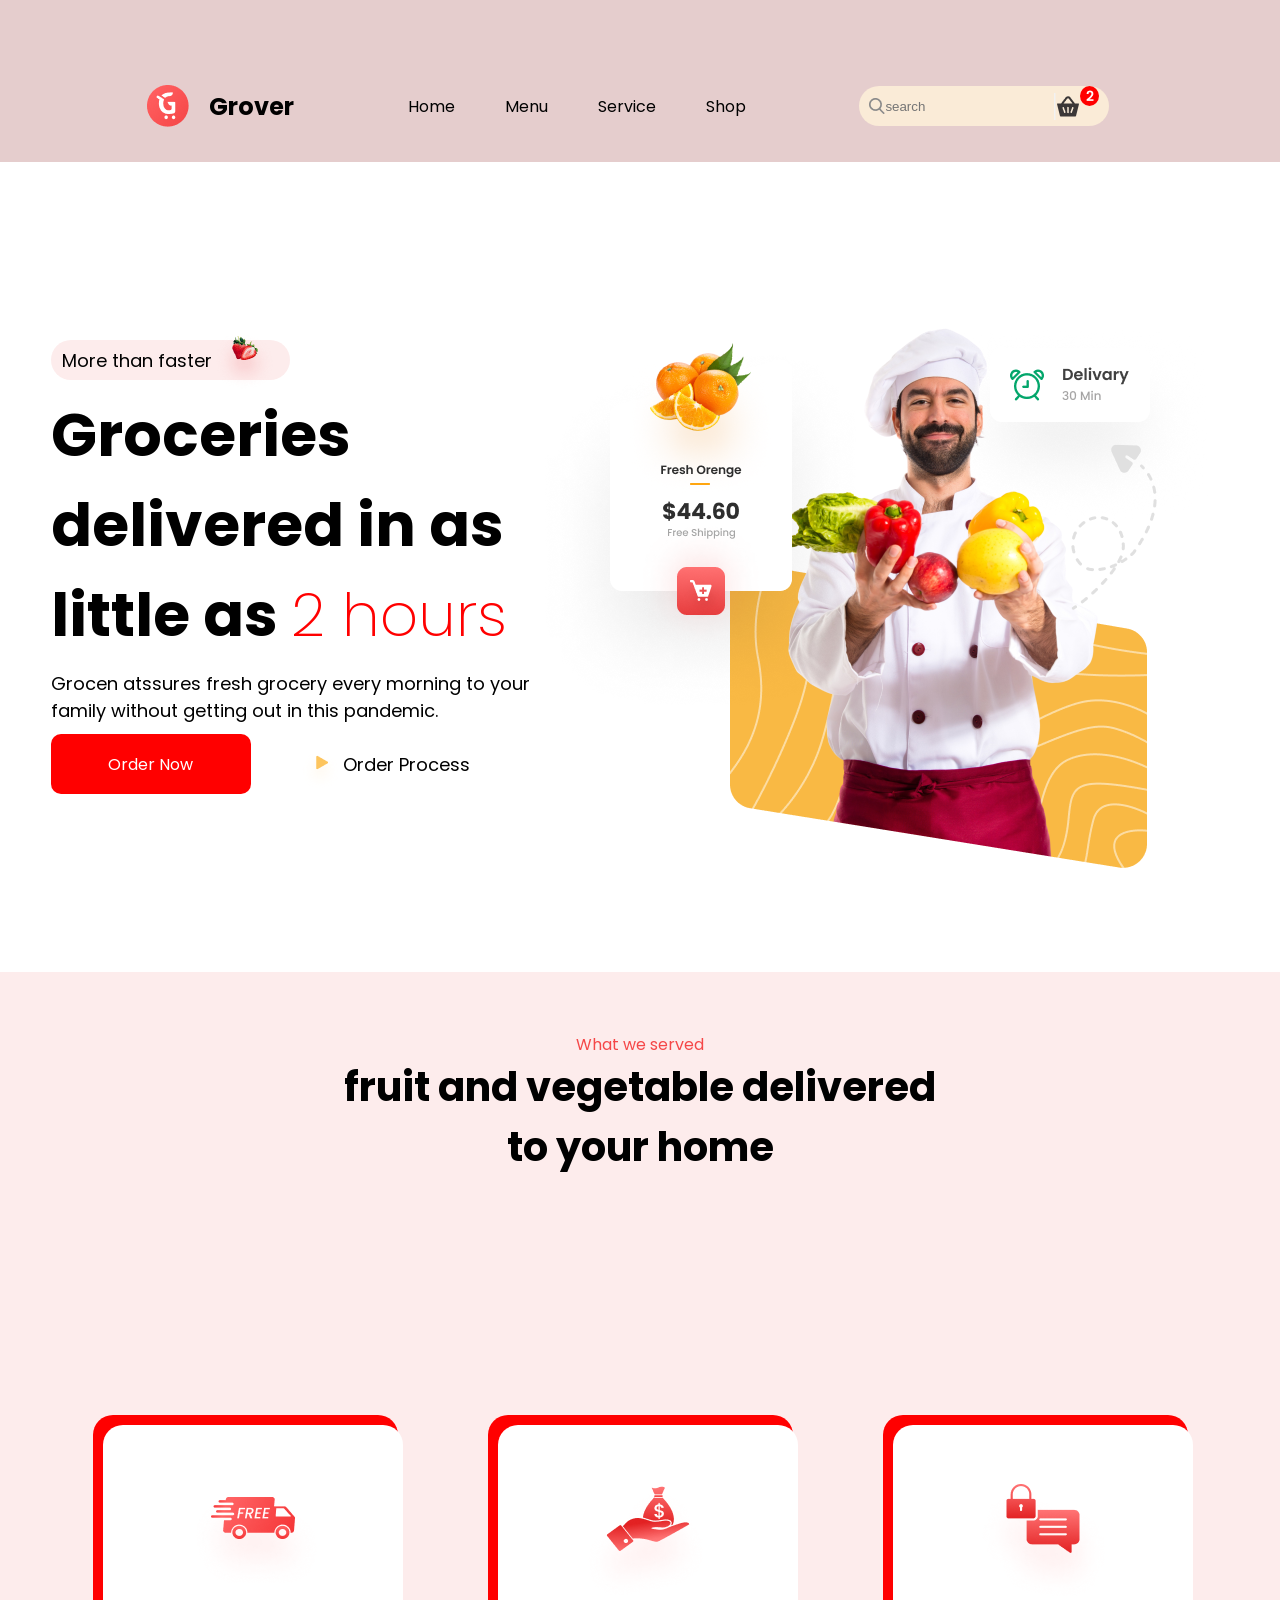
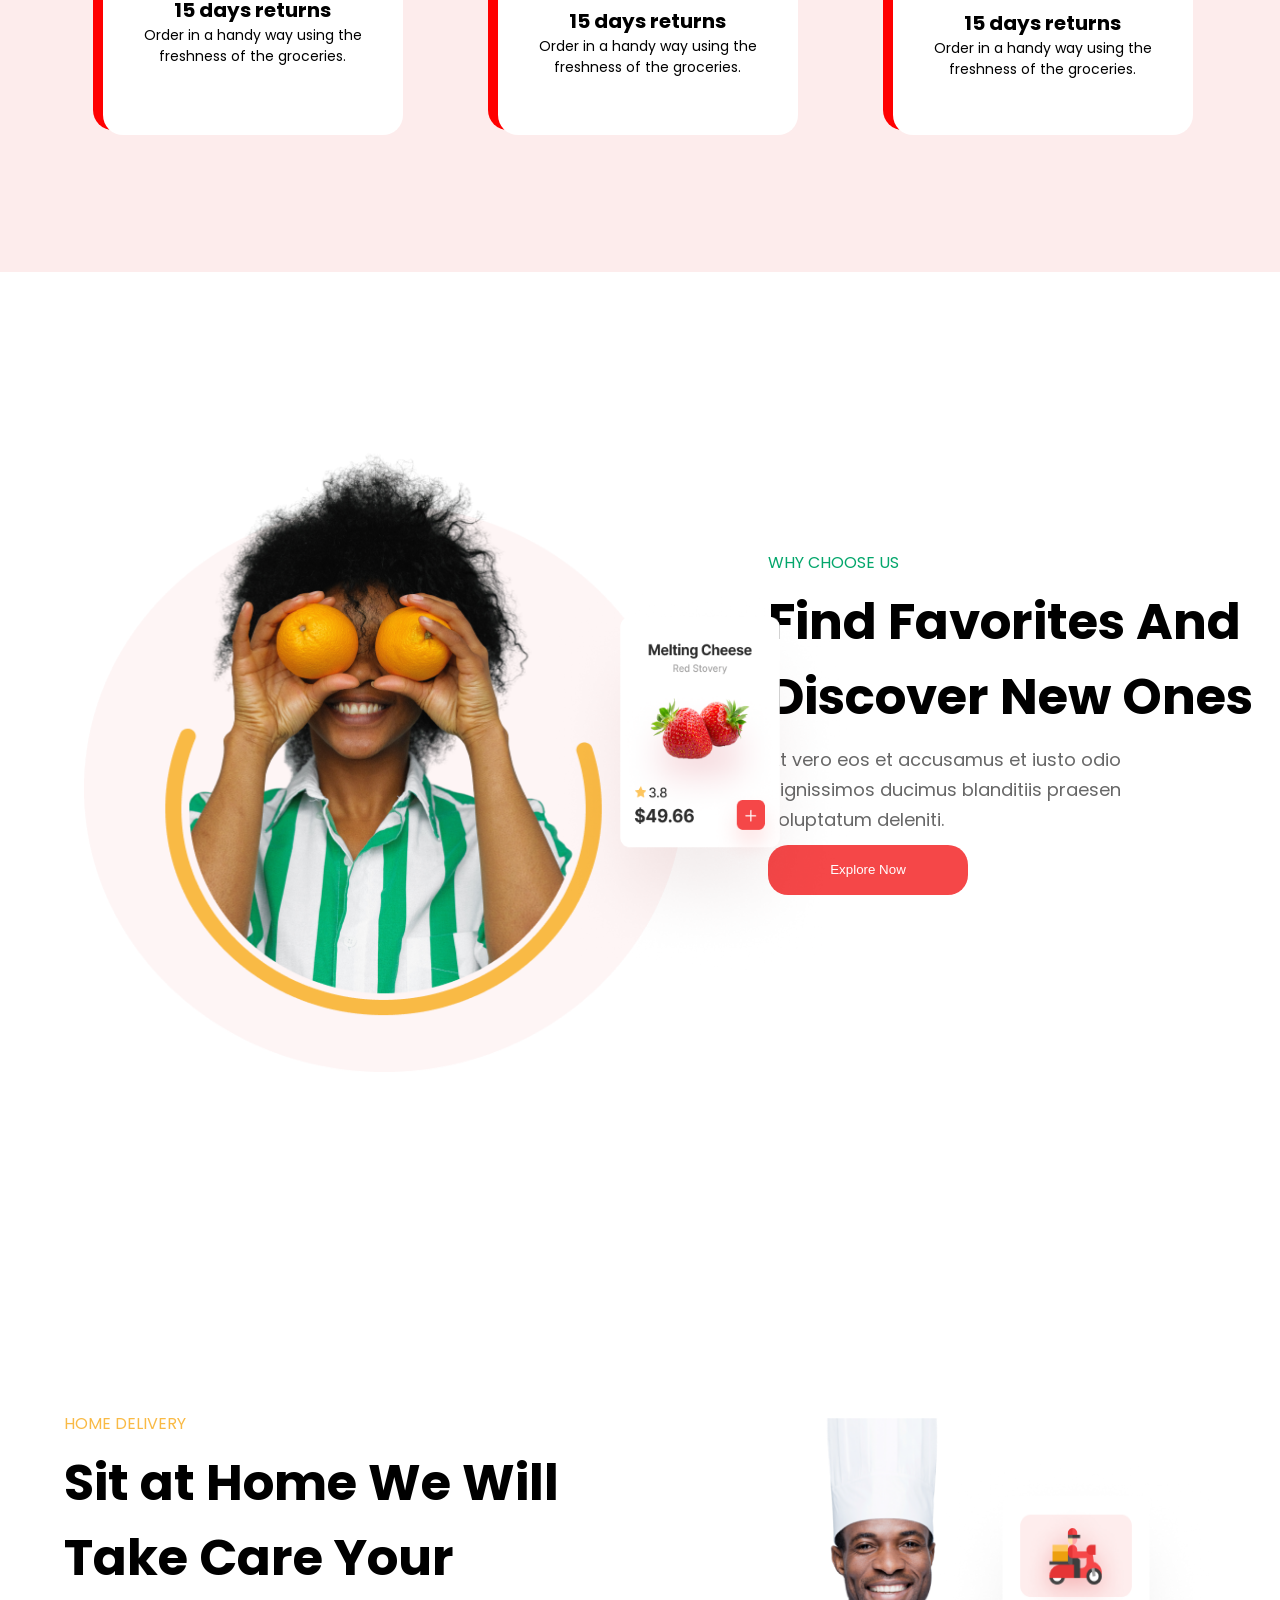
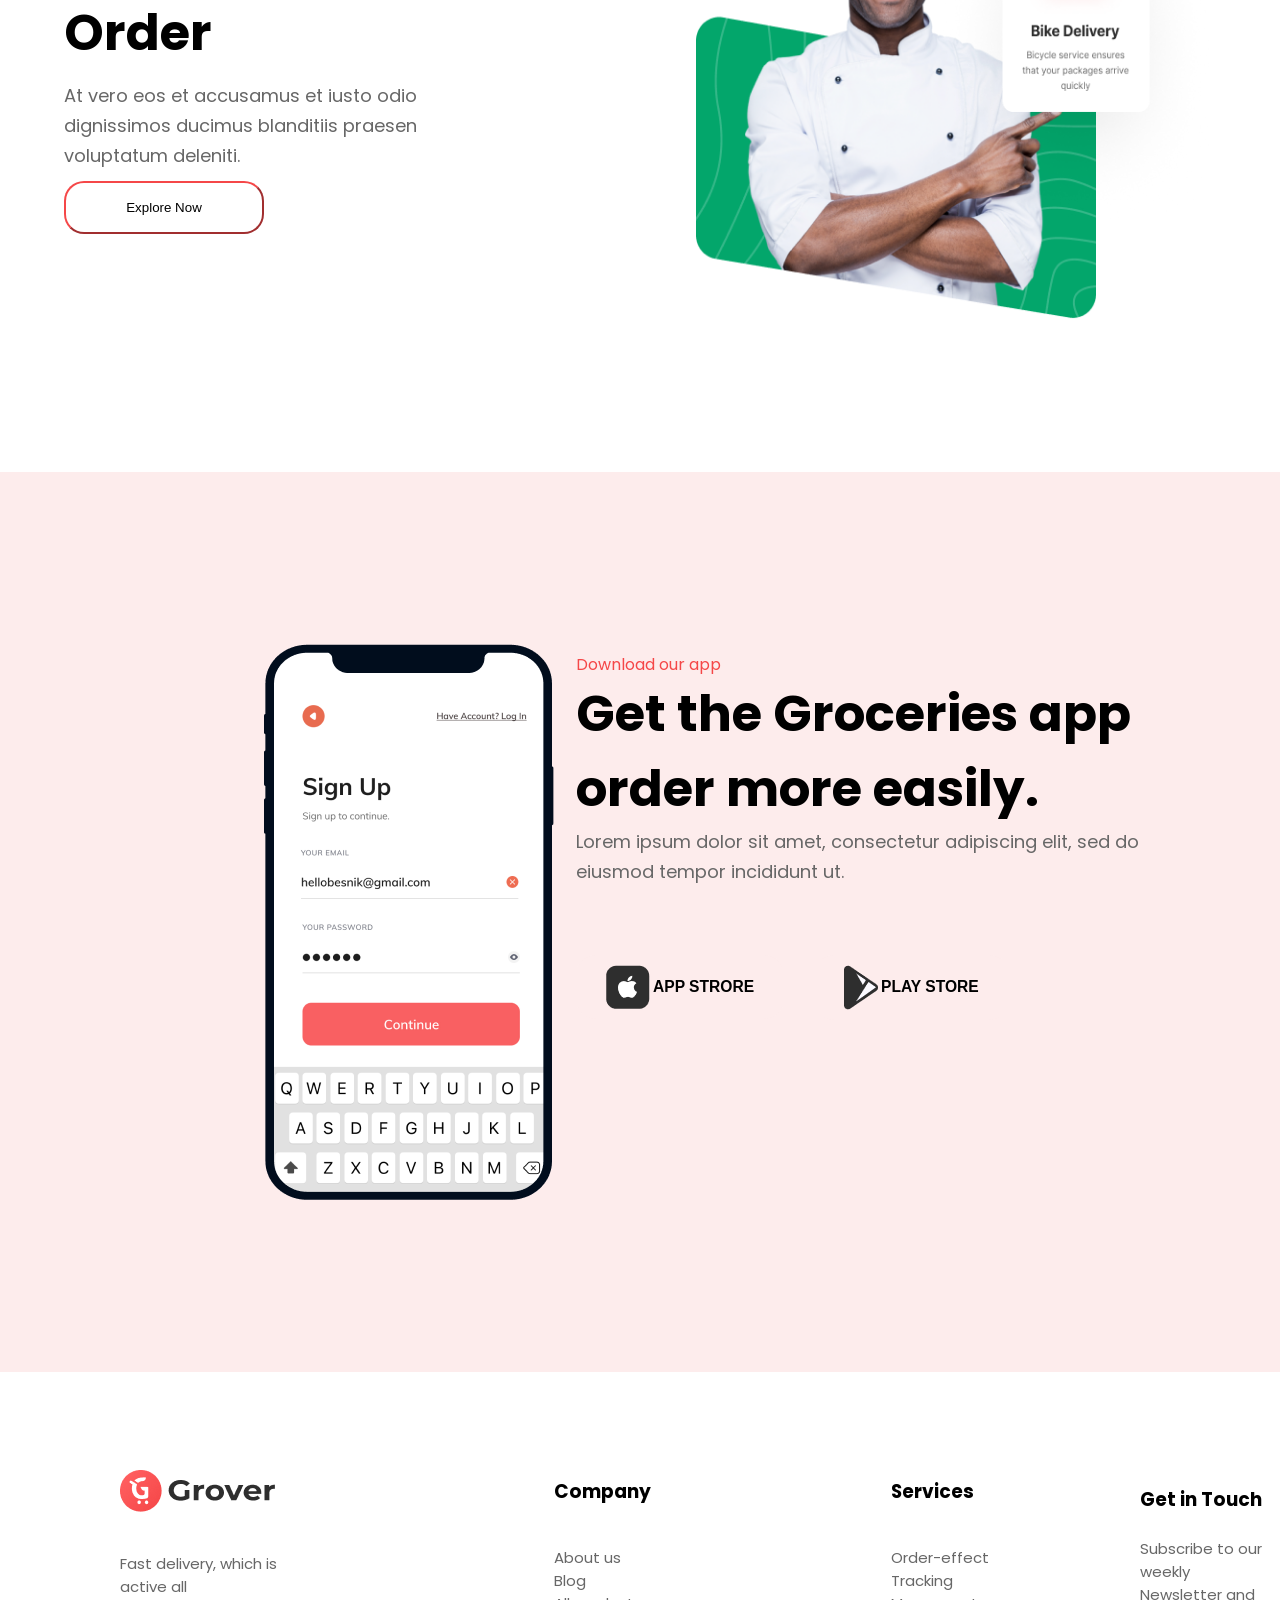
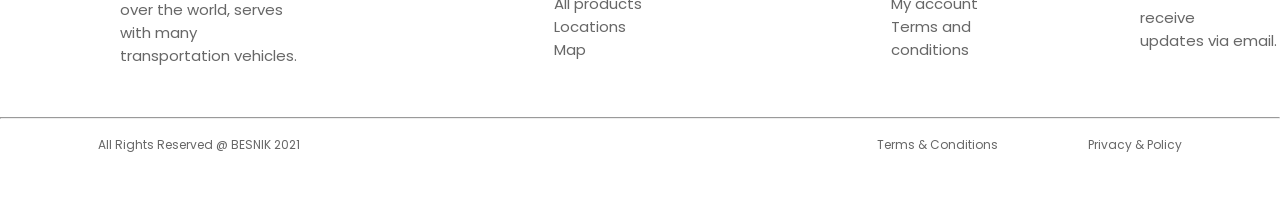
<file: index.html>
<!DOCTYPE html>
<html lang="en">

<head>
    <meta charset="UTF-8">
    <meta name="viewport" content="width=device-width, initial-scale=1.0">
    <title>Document</title>
    <link rel="stylesheet" href="style.css">
    </link>

    <link rel="preconnect" href="https://fonts.googleapis.com">
    <link rel="preconnect" href="https://fonts.gstatic.com" crossorigin>
    <link href="https://fonts.googleapis.com/css2?family=Poppins:wght@100,400;500;600;700;900&display=swap"
        rel="stylesheet">

</head>

<body>


 <!-- NAVBAR SECTION  -->
    <nav class="navbar">
        <div class="title-logo">
            <img src="g logo.png" alt="" />
            <h2>Grover</h2>
        </div>

        </div class="menu">
        <ul class="nav-links">
            <li class="home"><a href="#home">Home</a></li>
            <li><a href="#menu">Menu</a></li>
            <li><a href="#services">Service</a></li>
            <li><a href="#shop">Shop</a></li>
        </ul>
        </div>

        <div class="search" >
            <img src="icon (1).png" alt="">
            <input type="search" placeholder="search">
            <img id="a2" src="Line 1.png" alt="">
            <img id="a1" src="icon.png" alt="">
            <button><img src="2 (1).png" alt=""></button>
        </div>
        <div class="barlines" >
            <div class="line1"></div>
            <div class="line2"></div>
            <div class="line3"></div>
         
        </div>
    </nav>
    
    <!-- HERO SECTION -->
    <section class="hero-section"  >
        <div class="hero1">
            <div class="hero-bar">
                <p>More than faster</p>
                <img src="strawberries.png" alt="">
            </div>
            <h1>Groceries<br> delivered in as <br>little as <span>2 hours</span></h1>
            <p>Grocen atssures fresh grocery every morning to your<br> family without getting out in this pandemic.</p>
            <div class="order-section">
                <div class="order-box">Order Now</div>
                <div class="order-process">
                    <div class="play-box"><img src="Polygon 1.png" alt=""></div>
                    <p>Order Process</p>
                </div>
            </div>
        </div>
        <div class="hero2">
            <div class="parent-chef">
                <div class="chef">
                    <img src="image (5).png" alt="">
                    <div class="child1-card">
                        <img src="card 01.png" alt="">
                    </div>

                    <div class="child2-card">
                        <img src="card 02 (1).png" alt="">
                    </div>
                    <div class="child3-arrow">
                        <img src="abstract.png" alt="">
                    </div>
                </div>

            </div>

        </div>
    </section>

    <!-- ABOUT SECTION-1 -->
    <section class="about-1" >
        <div class="about1-content">
            <div class="about1-content1">
                <p>What we served</p>

            </div>


            <div class="about1-content2">
                <h1>fruit and vegetable delivered<br> to your home</h1>

            </div>

        </div>

        <div class="about1-cards">
            <div class="p1">
                <div class="red-box"></div>
                <div class="card-2">
                    <div class="d1">
                        <img src="icon (4).png" alt="">
                        <h4 id="i1">15 days returns</h4>
                        <p id="i2">Order in a handy way using the <br>freshness of the groceries.</p>
                    </div>

                </div>
            </div>
            <div class="p1">
                <div class="red-box"></div>
                <div class="card-2">
                    <div class="d1">
                        <img src="Group 1737.png" alt="">
                        <h4 id="i1">15 days returns</h4>
                        <p id="i2">Order in a handy way using the <br>freshness of the groceries.</p>

                    </div>

                </div>
            </div>
            <div class="p1">
                <div class="red-box"></div>
                <div class="card-2">
                    <div class="d1">
                        <img src="Group 1736.png" alt="">
                        <h4 id="i1">15 days returns</h4>
                        <p id="i2">Order in a handy way using the <br>freshness of the groceries.</p>
                    </div>
                </div>
            </div>
        </div>

    </section>
    <!-- ABOUT SECTION -2 -->
    <section class="about-section2" id="menu">
        <div class="about-part1">
            <img src="image (3).png" alt="">
            <div class="part1-child">
                <img src="card2.png" alt="">
            </div>
        </div>
        <div class="about2-part2">
            <p id="p1">WHY CHOOSE US</p>
            <h1 id="p2">Find Favorites And Discover New Ones</h1>
            <p id="p3">At vero eos et accusamus et iusto odio dignissimos ducimus blanditiis praesen voluptatum
                deleniti.</p>
            <button id="p4">Explore Now</button>

        </div>

    </section>
    <!-- ABOUT-SECTION-3 -->
    <section class="about-section3" id="shop">
        <div class="about3-part2">
            <p id="b1">HOME DELIVERY</p>
            <h1 id="b2">Sit at Home We Will Take Care Your Order</h1>
            <p id="b3">At vero eos et accusamus et iusto odio dignissimos ducimus blanditiis praesen voluptatum
                deleniti.</p>
            <button id="b4">Explore Now</button>

        </div>
        <div class="about3-part1">
            <img src="image (4).png" alt="">
            <div class="part3-child">
                <img src="card3.png" alt="">
            </div>
        </div>
    </section>

    <!-- SERVICE SECTION  -->
    <section class="service-section" id="services">
        <div class="mobile">
            <img id="u1" src="mobile mockup.png" alt="">
        </div>
        <div class="service-content">
            <div class="service-part1">
                <p id="c1">Download our app</p>
                <h1 id="c2">Get the Groceries app order more easily.</h1>
                <p id="c3">Lorem ipsum dolor sit amet, consectetur adipiscing elit, sed do eiusmod tempor incididunt ut.
                </p>


            </div>
            <div class="service-part2">
                <button id="q1"><img src="icon (5).png" alt="">
                    <h3>APP STRORE</h3>
                </button>
                <button id="q2"><img src="icon (6).png" alt="">
                    <h3>PLAY STORE</h3>
                </button>
            </div>
        </div>

    </section>

    <!-- FOOTER-SECTION -->

    <section class="footer-section">
        <div class="top-footer">

            <div class="top1">
                <img src="logo.png" alt="">
                <p id="s3">
                    Fast delivery, which is active all <br>over the world, serves with many <br>transportation vehicles.
                </p>
            </div>
            
            <div class="top2">
                <h3>Company</h3>
                <ul id="s3">
                    <li>About us</li>
                    <li>Blog</li>
                    <li>All products</li>
                    <li>Locations Map</li>
                </ul>
            </div>
            <div class="top3">
                <h3>Services</h3>
                <ul id="s3">
                    <li>Order-effect</li>
                    <li>Tracking</li>
                    <li>My account</li>
                    <li>Terms and conditions</li>
                </ul>
            </div>
            <div class="top4">
                <h3>Get in Touch</h3>
                <p id="s3"><br>
                    Subscribe to our weekly <br>Newsletter and receive <br> updates via email.
                </p>
            </div>

        </div>
       <div class="bottom2">
                <hr class="footerline">
                    <div class="bottomfooter">
                         
                        <div class="bottompart1">
                                  <p>
                             All Rights Reserved @ BESNIK 2021
                                  </p>
                       </div>
 
                       <div class="bottompart2">
                          <p>Terms & Conditions</p>
                         <p>Privacy & Policy</p>

                        </div>

                    </div>

       </div>
       
    </section>
   <script src="app.js"></script>
</body>

</html>
</file>
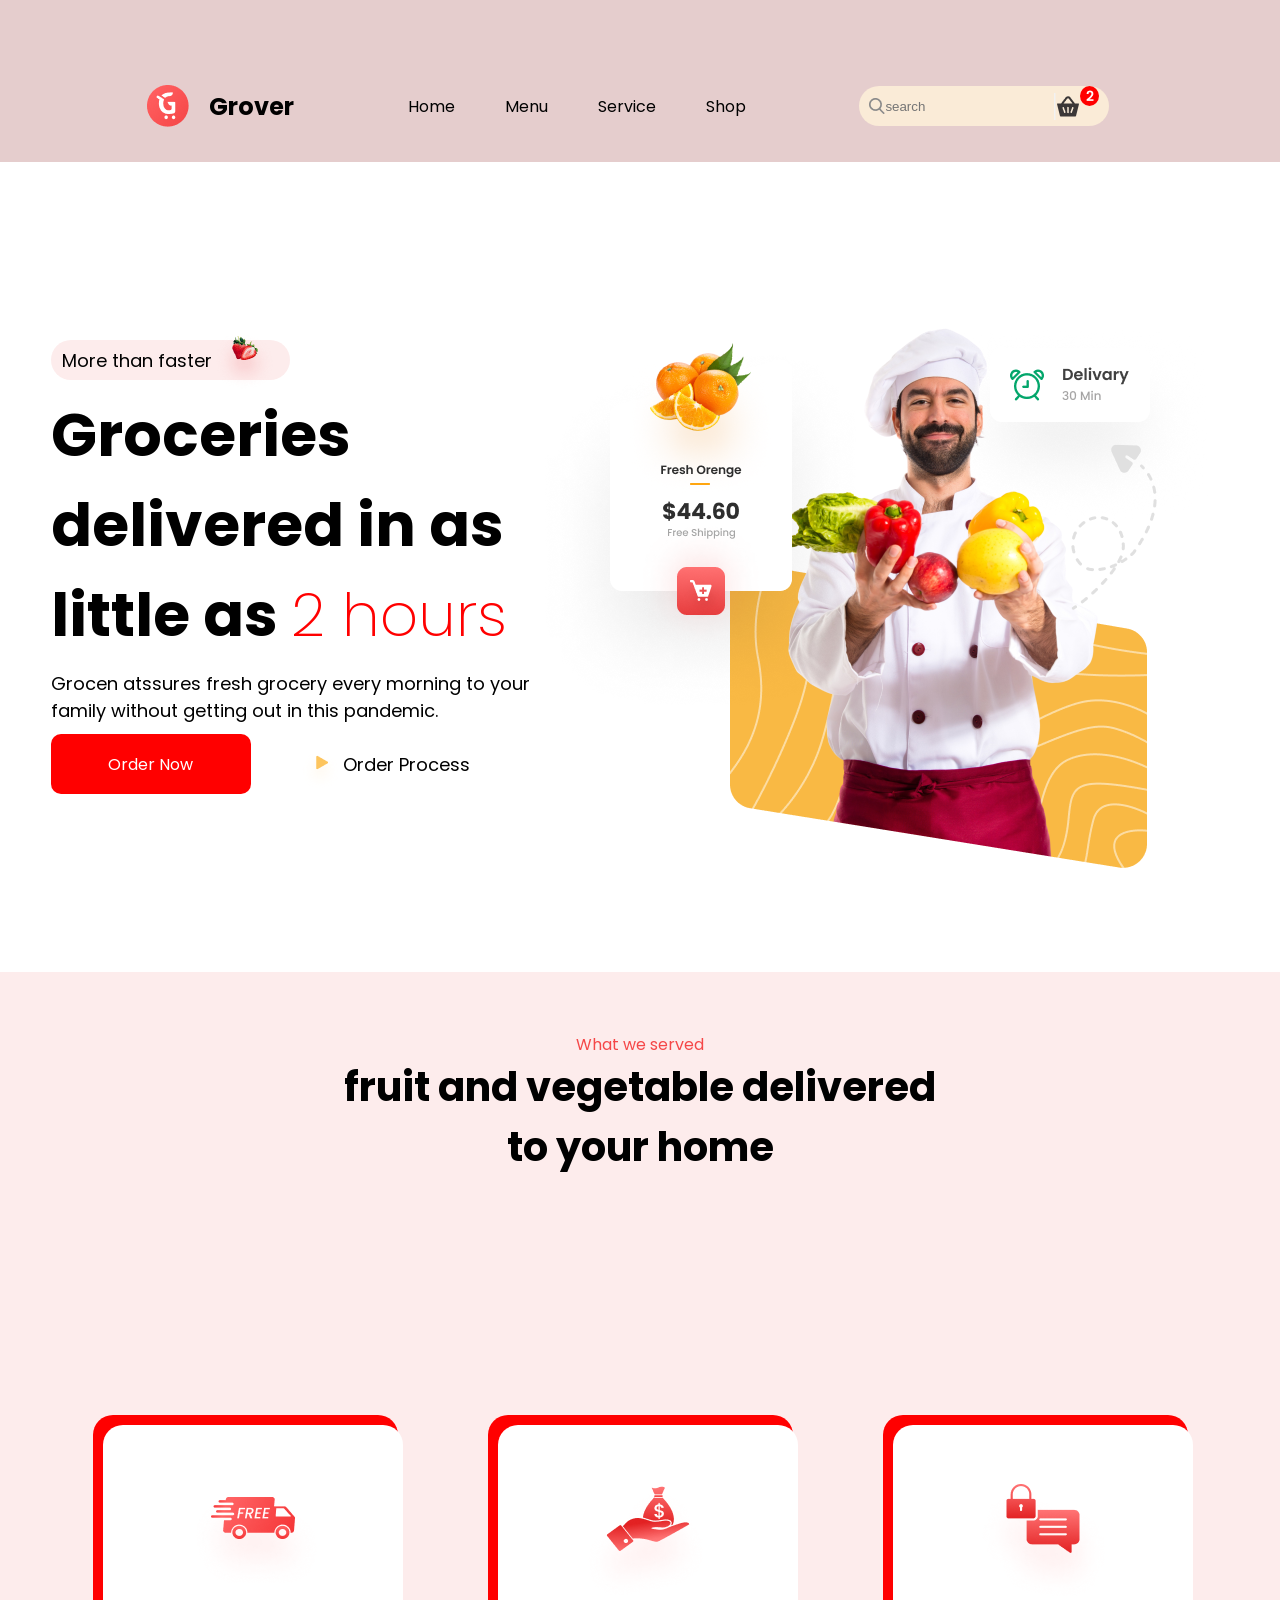
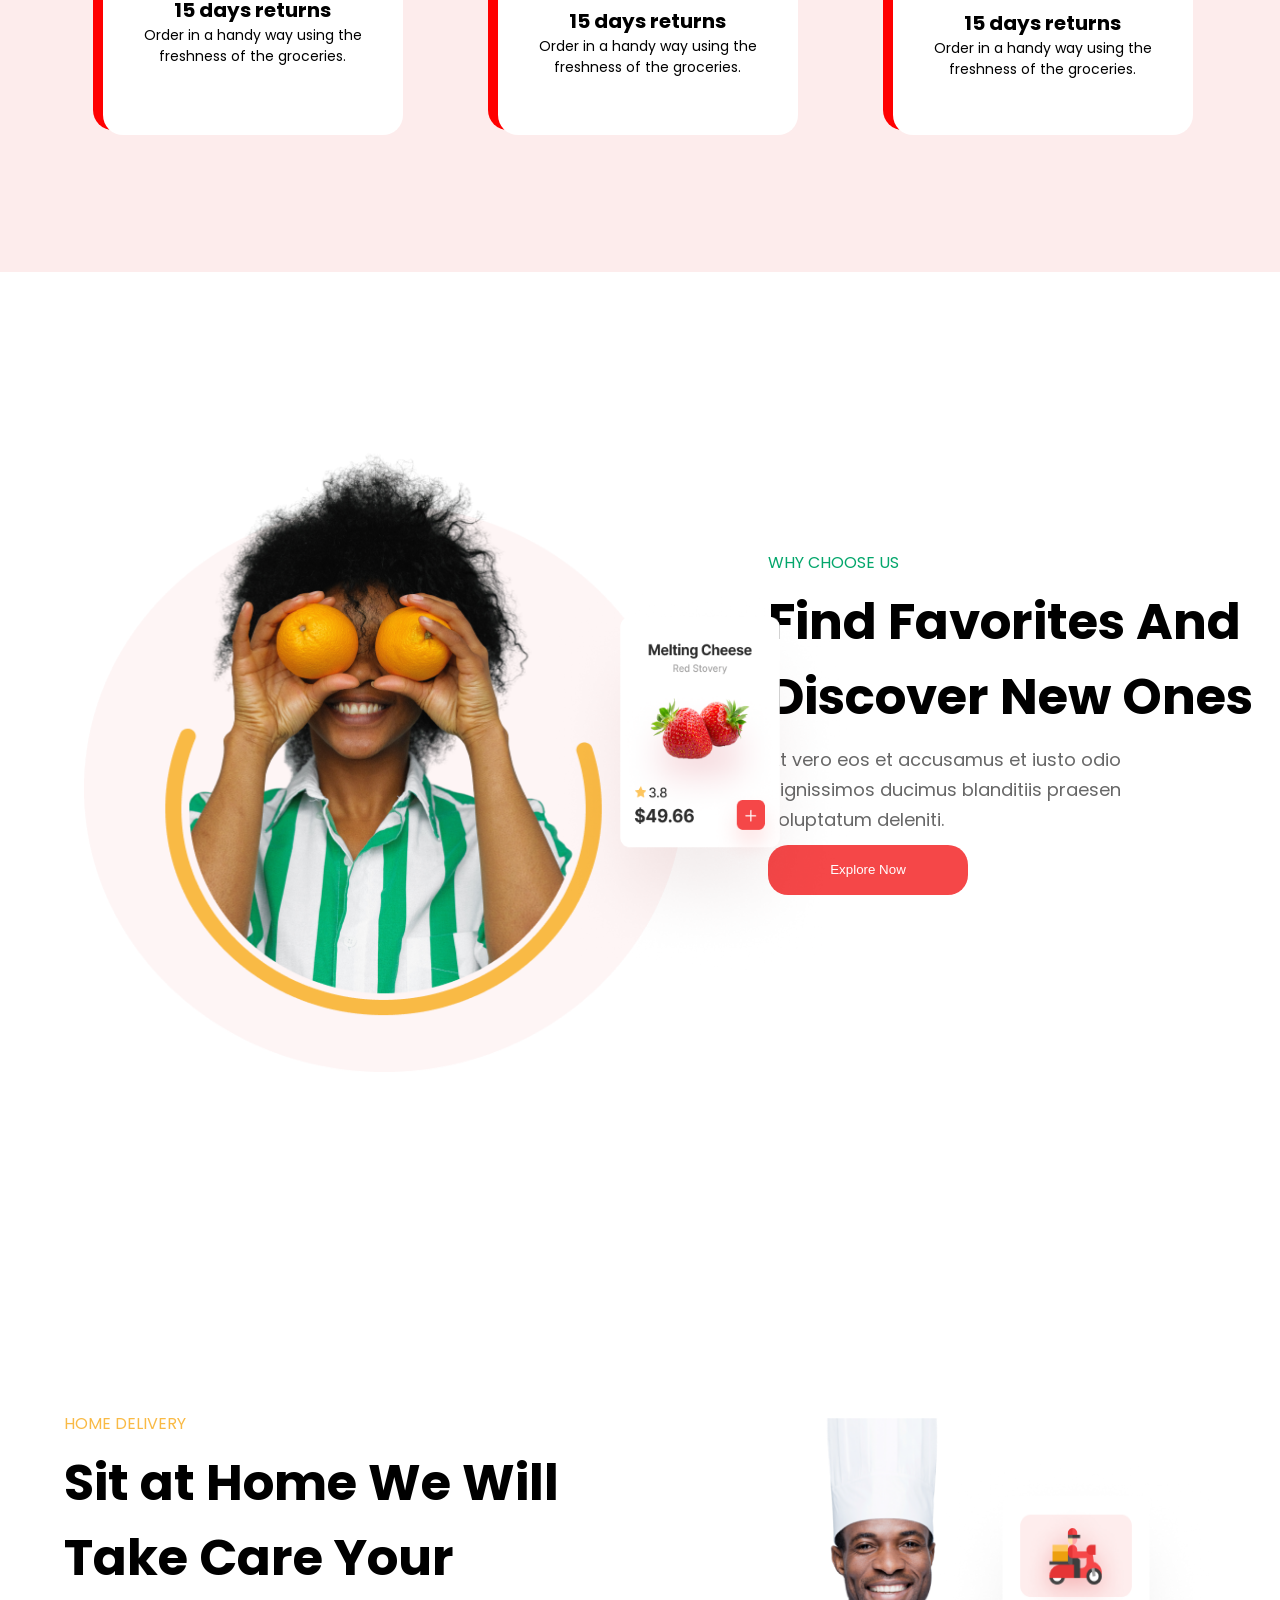
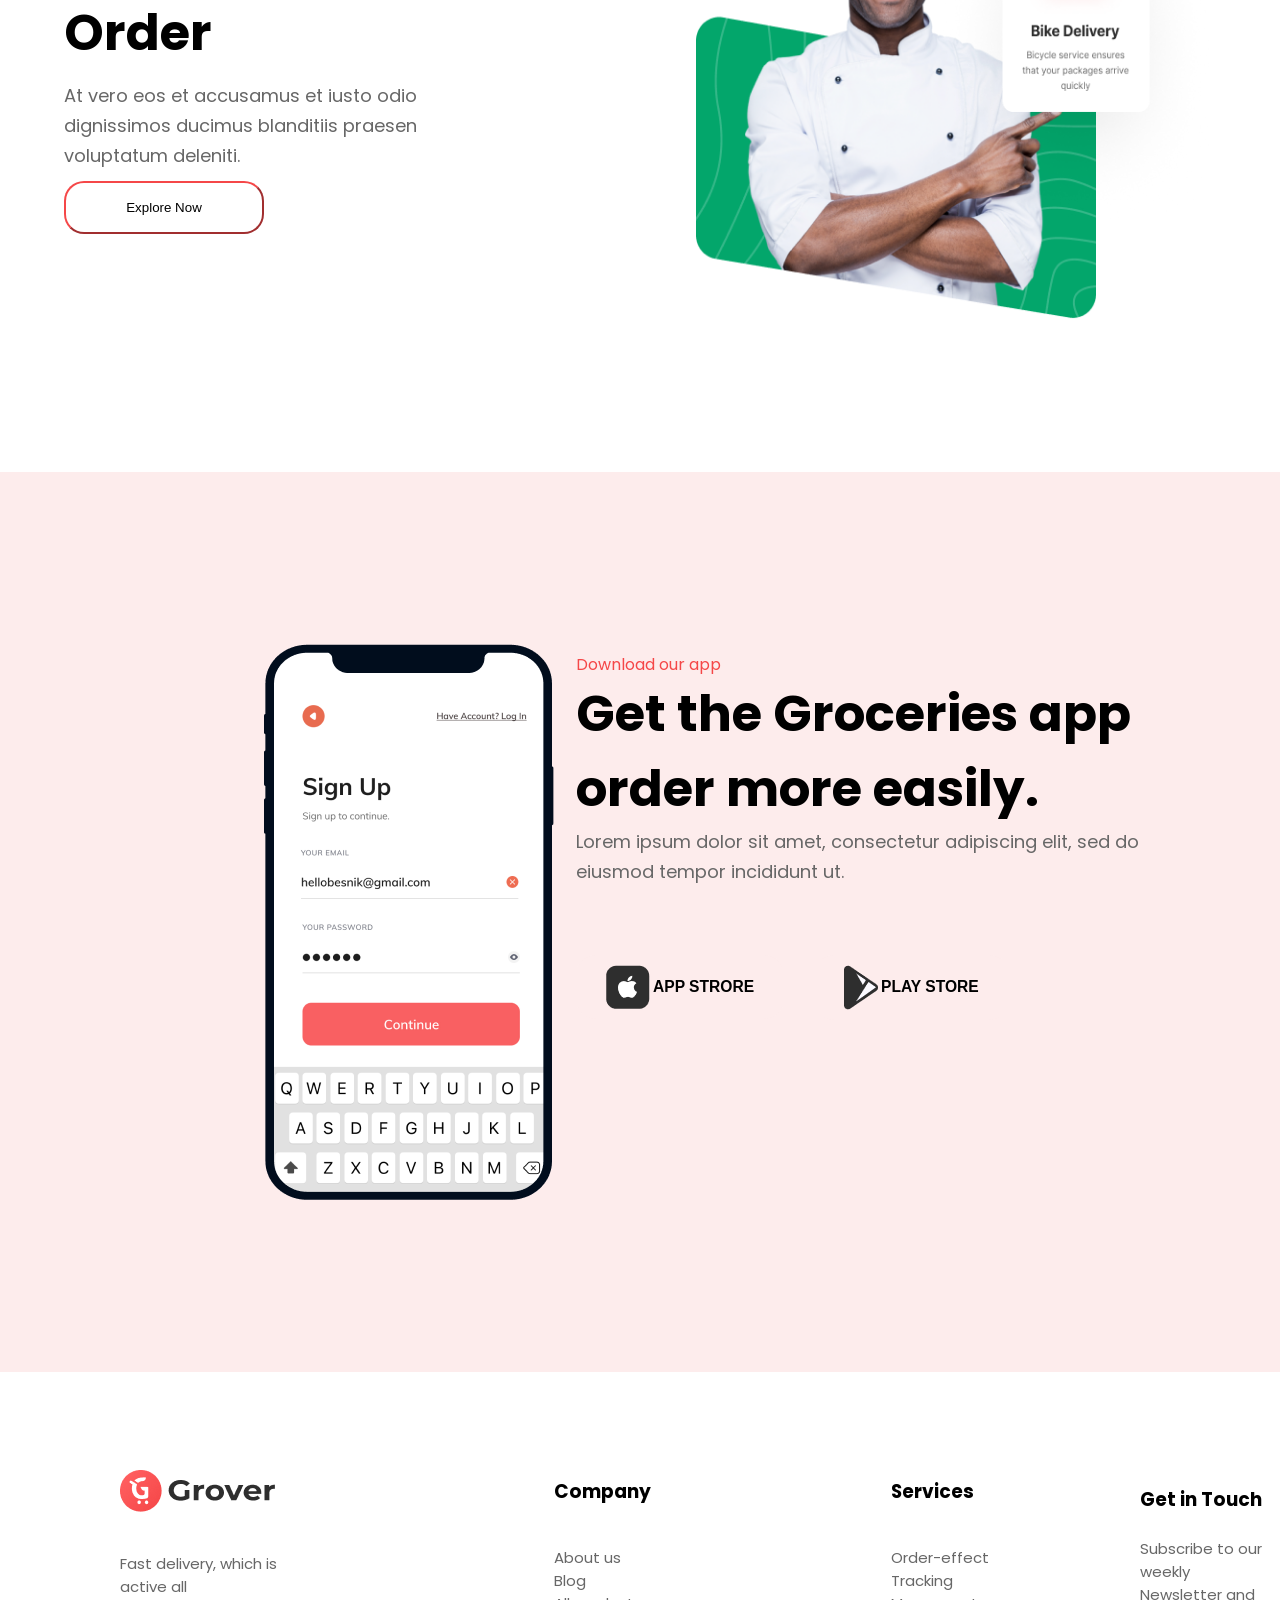
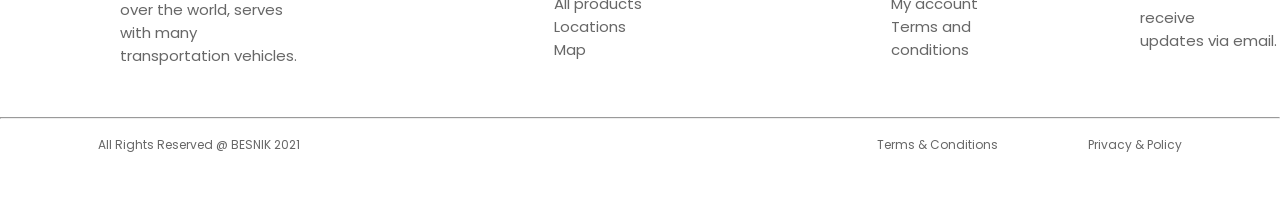
<file: grover.html>
<!DOCTYPE html>
<html lang="en">

<head>
    <meta charset="UTF-8">
    <meta name="viewport" content="width=device-width, initial-scale=1.0">
    <title>Document</title>
    <link rel="stylesheet" href="groverr.css">
    </link>

    <link rel="preconnect" href="https://fonts.googleapis.com">
    <link rel="preconnect" href="https://fonts.gstatic.com" crossorigin>
    <link href="https://fonts.googleapis.com/css2?family=Poppins:wght@100,400;500;600;700;900&display=swap"
        rel="stylesheet">

</head>

<body>


 <!-- NAVBAR SECTION  -->
    <nav class="navbar">
        <div class="title-logo">
            <img src="g logo.png" alt="" />
            <h2>Grover</h2>
        </div>

        </div class="menu">
        <ul class="nav-links">
            <li class="home"><a href="#home">Home</a></li>
            <li><a href="#menu">Menu</a></li>
            <li><a href="#services">Service</a></li>
            <li><a href="#shop">Shop</a></li>
        </ul>
        </div>

        <div class="search" >
            <img src="icon (1).png" alt="">
            <input type="search" placeholder="search">
            <img id="a2" src="Line 1.png" alt="">
            <img id="a1" src="icon.png" alt="">
            <button><img src="2 (1).png" alt=""></button>
        </div>
        <div class="barlines" >
            <div class="line1"></div>
            <div class="line2"></div>
            <div class="line3"></div>
         
        </div>
    </nav>
    
    <!-- HERO SECTION -->
    <section class="hero-section"  >
        <div class="hero1">
            <div class="hero-bar">
                <p>More than faster</p>
                <img src="strawberries.png" alt="">
            </div>
            <h1>Groceries<br> delivered in as <br>little as <span>2 hours</span></h1>
            <p>Grocen atssures fresh grocery every morning to your<br> family without getting out in this pandemic.</p>
            <div class="order-section">
                <div class="order-box">Order Now</div>
                <div class="order-process">
                    <div class="play-box"><img src="Polygon 1.png" alt=""></div>
                    <p>Order Process</p>
                </div>
            </div>
        </div>
        <div class="hero2">
            <div class="parent-chef">
                <div class="chef">
                    <img src="image (5).png" alt="">
                    <div class="child1-card">
                        <img src="card 01.png" alt="">
                    </div>

                    <div class="child2-card">
                        <img src="card 02 (1).png" alt="">
                    </div>
                    <div class="child3-arrow">
                        <img src="abstract.png" alt="">
                    </div>
                </div>

            </div>

        </div>
    </section>

    <!-- ABOUT SECTION-1 -->
    <section class="about-1" >
        <div class="about1-content">
            <div class="about1-content1">
                <p>What we served</p>

            </div>


            <div class="about1-content2">
                <h1>fruit and vegetable delivered<br> to your home</h1>

            </div>

        </div>

        <div class="about1-cards">
            <div class="p1">
                <div class="red-box"></div>
                <div class="card-2">
                    <div class="d1">
                        <img src="icon (4).png" alt="">
                        <h4 id="i1">15 days returns</h4>
                        <p id="i2">Order in a handy way using the <br>freshness of the groceries.</p>
                    </div>

                </div>
            </div>
            <div class="p1">
                <div class="red-box"></div>
                <div class="card-2">
                    <div class="d1">
                        <img src="Group 1737.png" alt="">
                        <h4 id="i1">15 days returns</h4>
                        <p id="i2">Order in a handy way using the <br>freshness of the groceries.</p>

                    </div>

                </div>
            </div>
            <div class="p1">
                <div class="red-box"></div>
                <div class="card-2">
                    <div class="d1">
                        <img src="Group 1736.png" alt="">
                        <h4 id="i1">15 days returns</h4>
                        <p id="i2">Order in a handy way using the <br>freshness of the groceries.</p>
                    </div>
                </div>
            </div>
        </div>

    </section>
    <!-- ABOUT SECTION -2 -->
    <section class="about-section2" id="menu">
        <div class="about-part1">
            <img src="image (3).png" alt="">
            <div class="part1-child">
                <img src="card2.png" alt="">
            </div>
        </div>
        <div class="about2-part2">
            <p id="p1">WHY CHOOSE US</p>
            <h1 id="p2">Find Favorites And Discover New Ones</h1>
            <p id="p3">At vero eos et accusamus et iusto odio dignissimos ducimus blanditiis praesen voluptatum
                deleniti.</p>
            <button id="p4">Explore Now</button>

        </div>

    </section>
    <!-- ABOUT-SECTION-3 -->
    <section class="about-section3" id="shop">
        <div class="about3-part2">
            <p id="b1">HOME DELIVERY</p>
            <h1 id="b2">Sit at Home We Will Take Care Your Order</h1>
            <p id="b3">At vero eos et accusamus et iusto odio dignissimos ducimus blanditiis praesen voluptatum
                deleniti.</p>
            <button id="b4">Explore Now</button>

        </div>
        <div class="about3-part1">
            <img src="image (4).png" alt="">
            <div class="part3-child">
                <img src="card3.png" alt="">
            </div>
        </div>
    </section>

    <!-- SERVICE SECTION  -->
    <section class="service-section" id="services">
        <div class="mobile">
            <img id="u1" src="mobile mockup.png" alt="">
        </div>
        <div class="service-content">
            <div class="service-part1">
                <p id="c1">Download our app</p>
                <h1 id="c2">Get the Groceries app order more easily.</h1>
                <p id="c3">Lorem ipsum dolor sit amet, consectetur adipiscing elit, sed do eiusmod tempor incididunt ut.
                </p>


            </div>
            <div class="service-part2">
                <button id="q1"><img src="icon (5).png" alt="">
                    <h3>APP STRORE</h3>
                </button>
                <button id="q2"><img src="icon (6).png" alt="">
                    <h3>PLAY STORE</h3>
                </button>
            </div>
        </div>

    </section>

    <!-- FOOTER-SECTION -->

    <section class="footer-section">
        <div class="top-footer">

            <div class="top1">
                <img src="logo.png" alt="">
                <p id="s3">
                    Fast delivery, which is active all <br>over the world, serves with many <br>transportation vehicles.
                </p>
            </div>
            
            <div class="top2">
                <h3>Company</h3>
                <ul id="s3">
                    <li>About us</li>
                    <li>Blog</li>
                    <li>All products</li>
                    <li>Locations Map</li>
                </ul>
            </div>
            <div class="top3">
                <h3>Services</h3>
                <ul id="s3">
                    <li>Order-effect</li>
                    <li>Tracking</li>
                    <li>My account</li>
                    <li>Terms and conditions</li>
                </ul>
            </div>
            <div class="top4">
                <h3>Get in Touch</h3>
                <p id="s3"><br>
                    Subscribe to our weekly <br>Newsletter and receive <br> updates via email.
                </p>
            </div>

        </div>
       <div class="bottom2">
                <hr class="footerline">
                    <div class="bottomfooter">
                         
                        <div class="bottompart1">
                                  <p>
                             All Rights Reserved @ BESNIK 2021
                                  </p>
                       </div>
 
                       <div class="bottompart2">
                          <p>Terms & Conditions</p>
                         <p>Privacy & Policy</p>

                        </div>

                    </div>

       </div>
       
    </section>
   <script src="ap.js"></script>
</body>

</html>
</file>
<file: style.css>
* {
    padding: 0;
    margin: 0;
    /* background-color: #2E2E2E; */
    box-sizing: border-box;
    scroll-behavior: smooth;
    /* border-top-right-radius: 150px;
    border-top-left-radius: 150px; */
    /* border-shadow: 0 4px 8px 0 rgba(0,0,0,0.2); */

    /* border: 1px solid black; */
}

body {
    font-family: "Poppins", sans-serif;

}


/* NAV BAR  */


nav {
    width: 100%;
    height: 18vh;
    background-color: #e5cdcd;
    display: flex;
    justify-content: space-around;
    align-items: center;
    padding-top: 50px;
    padding-left: 90px;
   



}

.nav-item {
    list-style: none;
    display: flex;
    justify-content: flex;
    gap: 20px;
}

.title-logo {
    display: flex;
    justify-content: center;
    align-items: center;
    gap: 20px;

}

.title-logo h3 {
    color: #2E2E2E;
    /* font-size: 400; */
    font-family: 'Lucida Sans', 'Lucida Sans Regular', 'Lucida Grande', 'Lucida Sans Unicode', Geneva, Verdana, sans-serif;
    font-family: 400;
}
a{
    text-decoration: none;
    color:black;
}



.nav-links {
    list-style: none;
    display: flex;
    justify-content: center;
    gap: 50px;
    

}

.nav-links .home {
    color: red;
}

.search {
    height: 40px;
    width: 250px;
    background-color: antiquewhite;
    border-radius: 50px;
    display: flex;
    align-items: center;
    padding: 5px 10px;
}

.search input {

    background-color: antiquewhite;
    border: none;

    font-display: center;
}

.search button {
    height: 20px;
    width: 30px;
    background-color: red;
    border: none;
    position: relative;
    top: -10px;
    border-radius: 50%;
}

#a1,
#a2 {

    display: flex;
    justify-content: flex-end;
    align-items: flex-end;
}




/* HERO SECTION */

.hero-section {
    width: 100%;
    height: 90vh;

    background-color: white;
    display: flex;
    justify-content: center;
    align-items: center;
    flex-direction: row;
    flex-wrap: wrap;

    gap: 200px;


}

.hero1 {


    display: flex;
    justify-content: flex-start;
    align-items: flex-start;
    flex-direction: column;


    gap: 10px;


}

.hero2 {


    display: flex;
    justify-content: center;
    align-items: center;
    padding-bottom: 100px;


}

.parent-chef {
    position: relative;

}

.hero1 .hero-bar {
    height: 40px;
    width: 50%;
    background-color: #FDECEC;
    display: flex;
    justify-content: center;
    align-items: center;
    border-radius: 40px;
}

.hero1 h1 {
    font-size: 60px;
}

.hero1 span {
    color: red;
    font-weight: 200;
}

.hero1 p {

    font-size: 18px;
}

.order-section {
    display: flex;
    justify-content: space-between;
    align-items: center;

    gap: 50px;
}

.order-box {
    height: 60px;
    width: 200px;
    background-color: red;
    color: white;
    border-radius: 10px;
    display: flex;
    justify-content: center;
    align-items: center;
}

.order-process {
    display: flex;
    justify-content: center;
    align-items: center;

}

.play-box {
    position: relative;
    top: 10px;
}

.parent-chef {
    display: flex;
    justify-content: center;
    align-items: center;

}

.parent-chef .chef {
    position: relative;
    width: 500px;
    height: 500px;


}


.child1-card {

    position: relative;
    top: -550px;
    left: -200px;

}

.child2-card {
    width: 20%;
    position: relative;
    top: -950px;
    left: 200px;
}

.child3-arrow {
    width: 20%;
    position: relative;
    top: -1040px;
    right:-320px;
}




/* ABOUT SECTION-1 */
.about-1 {

    width: 100%;

    display: flex;
    justify-content: center;
    align-items: center;
    flex-direction: column;

    background-color: #FDECEC;
}

.about1-content {
    height: 40vh;
    display: flex;
    justify-content: flex-start;
    align-items: center;
    flex-direction: column;
    padding-top: 60px;
}

.about1-content1 p {
    color: #F54748;

}

.about1-content2 h1 {
    display: flex;
    justify-content: center;
    align-items: center;
    text-align: center;
    font-weight: 700;
    font-size: 40px;
}

.about1-cards {
    height: 60vh;

    display: flex;
    justify-content: center;
    align-items: center;
    flex-direction: row;
    gap: 90px;
    padding-bottom: 60px;
}


.p1 {

    display: flex;
    justify-content: center;
    align-items: center;
    flex-direction: row;
    gap: 20px;
    position: relative;

}

.card-2 {
    height: 310px;
    width: 300px;
    background-color: white;
    border-radius: 20px;
    display: flex;
    justify-content: center;
    align-items: center;
    flex-direction: column;
    transition: all 0.5s ease-in-out;
    position: absolute;
    top: 10px;
    left: 10px;
}

.d1 {
    display: flex;
    justify-content: center;
    align-items: center;
    flex-direction: column;
    transition: all 0.5s ease-in-out;

}

.card-2 #i1 {
    font-size: 20px;
    text-align: center;
    line-height: 30px;
}

.card-2 #i2 {
    font-size: 14px;
    text-align: center;
    transition: all 0.5s ease-in-out;


}

.card-2:hover {
    cursor: pointer;
    transform: rotate(-8deg);
}

.d1:hover {
    cursor: pointer;
    transform: rotate(8deg);
}

.red-box {

    background-color: red;
    height: 315px;
    width: 305px;
    border-radius: 20px;

}


/* ABOUT-SECTION2 */
.about-section2 {
    width: 100%;
    height: 100vh;
    display: flex;
    justify-content: center;
    align-items: center;
    flex-direction: row;
    flex-wrap: wrap;
    /* flex-direction: row; */

}

.about-part1 {
    width: 60%;
    display: flex;
    justify-content: center;
    align-items: center;
    position: relative;

}

.about-part1 img {
    height: 700px;
    width: 600px;
    /* display:flex;
    justify-content: center;
    align-items: center; */

}

.part1-child img {
    height: 380px;
    width: 300px;
    position: absolute;
    bottom: 100px;
    left: 550px;


}

.about2-part2 {
    width: 40%;
    display: flex;
    justify-content: center;
    align-items: flex-start;
    flex-direction: column;
    gap: 10px;
}

.about2-part2 #p1 {
    color: #03A66B;
}

.about2-part2 #p2 {
    /* height:100px; */
    font-weight: 7000;
    font-size: 50px;
}

.about2-part2 #p3 {
    width: 400px;
    font-size: 18px;
    line-height: 30px;
    color: #676767;
}

.about2-part2 #p4 {
    height: 50px;
    width: 200px;
    border: none;
    color: white;
    background-color: #F54748;
    display: flex;
    justify-content: center;
    align-items: center;
    border-radius: 20px;
}

/* ABOUT SECTION-3 */
.about-section3 {
    width: 100%;
    height: 100vh;
    display: flex;
    justify-content: center;
    align-items: center;
    flex-direction: row;
    flex-wrap: wrap;
}


.about3-part2 {
    width: 40%;
    display: flex;
    justify-content: flex-start;
    align-items: flex-start;
    flex-direction: column;
    gap: 10px;
}

.about3-part2 #b1 {
    color: #F9BA45;
}

.about3-part2 #b2 {
    /* height:100px; */
    width:100%;
    font-weight: 7000;
    font-size: 50px;
}

.about3-part2 #b3 {
    width: 400px;
    font-size: 18px;
    line-height: 30px;
    color: #676767;
}

.about3-part2 #b4 {
    height: 53px;
    width: 200px;

    color: black;

    background-color: white;
    border-color: #F54748;
    display: flex;
    justify-content: center;
    align-items: center;
    border-radius: 20px;
}

.about3-part1 {
    width: 50%;
    display: flex;
    justify-content: center;
    align-items: center;

    position: relative;

}

.about3-part1 img {
    height: 600px;
    width: 400px;


}

.part3-child img {
    height: 360px;
    width: 280px;
    position: absolute;
    bottom: 100px;
    right: 0;


}

/* SERVICE-SECTION  */
.service-section {
    width: 100%;
    height: 100vh;
    display: flex;
    justify-content: center;
    align-items: center;
    flex-direction: row;
    flex-wrap: wrap;
    background-color: #FDECEC;

}

.mobile {
    width: 40%;
}

.mobile #u1 {
    display: flex;
    justify-content: center;
    align-items: center;
    padding-left: 200px;

}

.service-content {
    width: 50%;
    height: 60vh;
    display: flex;
    justify-content: flex-start;
    align-items: flex-start;
    flex-direction: column;

    gap: 60px;
}

.service-part1 #c1 {
    color: #F54748;
}

.service-part1 #c2 {
    width: 600px;
    font-weight: 700;
    font-size: 50px;
}

.service-part1 #c3 {
    width: 600px;
    font-size: 18px;
    line-height: 30px;
    color: #676767;

}

.service-part2 {
    height: 80px;
    display: flex;
    justify-content: center;
    align-items: center;
    flex-direction: row;
    gap: 30px;

}


.service-part2 #q1,
.service-part2 #q2 {
    display: flex;
    justify-content: center;
    align-items: center;
    flex-direction: row;
    padding: 10px 30px;
    gap: 3px;
    border:0;
    
    border-radius: 20px;
    background-color: #FDECEC;
   
}
.service-part2 #q1:hover,
.service-part2 #q2:hover{
    background-color:#ae6767;
}
/* FOOTER SECTION */
.footer-section {
    width: 100%;
    height: 50vh;
    display: flex;
    justify-content: center;
    align-items: center;
    flex-direction: column;
    flex-wrap: wrap;
    gap: 50px;
    padding-top: 20px;
    background-color: white;
}

.top-footer {

    width: 100%;
    display: flex;
    justify-content: center;
    align-items: center;
    flex-direction: row;

    gap: 120px;

}

.top1,
.top2,
.top3 {
    /* width:25%; */
    display: flex;
    align-items: flex-start;
    flex-direction: column;
    gap: 40px;
    /* -top: 20px; */
    padding-left: 120px;

}
.top1 #s3:hover{
    transition: all 0.3s ease-in-out;
}


.top1 #s3:hover{
    color:#F54748;
}
.top4 #s3:hover{
    transition: all 0.3s ease-in-out;
}
.top4 #s3:hover{
    color:#F54748;
}

#s3 {
    list-style: none;
    font-size: 15px;
    color: #676767;
    transition: all 0.3s ease-in-out;
}
#s3 :hover{
    color:#F54748;
}

.bottom2 {
    height: 3vh;
    width: 100%;
    display: flex;
    justify-content: space-between;
    align-items: flex-end;
    flex-direction: column;
    gap: 2px;
}

.bottomfooter {

    width: 100%;
    display: flex;
    justify-content: space-around;
    align-items: center;
    gap: 380px;
    padding-top: 15px;
    
    /* padding: 20px 0px 20px 50px; */

}

.footerline {
    width: 100%;
    height: 1px;
    background-color: #676767;
}

.bottompart1 {
    color: #676767;
    display: flex;
    justify-content: center;
    align-items: center;
    flex-direction: row;
    font-size: 12px;


}

.bottompart2 {
    color: #676767;
    display: flex;
    justify-content: center;
    align-items: center;
    flex-direction: row;
    font-size: 12px;
    gap: 90px;

}

@media(max-width:1024px) {

    .hero-section {

        display: flex;
        justify-content: center;
        align-items: center;
        flex-direction: row;
        padding-left: 5px;
        gap: 50px;
    }


    .hero1 h1 {
        font-size: 40px;
    }

    .hero1 span {
        color: red;
        font-weight: 200;
    }

    .hero1 p {

        font-size: 12px;
    }
   

    .about1-content {
        height: 20vh;
    }


    .about1-content2 h1 {

        font-weight: 700;
        font-size: 30px;
    }

    .card-2 {
        height: 280px;
        width: 260px;
    }

    .red-box {

        height: 280px;
        width: 250px;
        border-radius: 20px;

    }

    .about-part1 img {
        height: 500px;
        width: 400px;
    }

    .part1-child img {
        width: 200px;
        height: 250px;
        position: absolute;
        bottom: 100px;
        left: 430px;
    }

    .about2-part2 #p2 {
        width: 300px;

    }

    .about2-part2 #p3 {
        width: 300px;
        font-size: 13px;
        line-height: 25px;

    }

    .about2-part2 #p4 {
        width: 150px;
    }


    .about2-part2 #p2 {
        font-size: 30px;
    }

    .about3-part2 #b2 {
        width: 320px;
        font-size: 30px;
    }

    .about3-part2 #b3 {

        font-size: 15px;
    }

    .about3-part2 #b4 {

        width: 150px;
    }

    .about3-part1 img {
        height: 500px;
        width: 350px;
    }

    .part3-child img {
        height: 220px;
        width: 200px;
        position: absolute;
        bottom: 120px;
        right: 0;

    }

    .mobile #u1 {
        padding-left: 10px;

    }


    .service-part1 #c2 {
        width: 400px;
        font-weight: 700;
        font-size: 40px;
    }

    .service-part1 #c3 {
        width: 400px;
        font-size: 15px;
        line-height: 20px;

    }

    .footer-section {
        padding-top: 10px;
        gap: 10px;
    }

    .top-footer {
        gap: 60px;
    }

    .top1,
    .top2,
    .top3,
    .top4 {

        padding-left: 65px;

    }





}


@media(max-width:768px) {

    /* .nav-item {

        gap: 10px;
    } */
    .search {
        background-color: antiquewhite;
        width: 225px;

    }

    .search input {
        background-color: antiquewhite;
    }
    .nav-links{
        position:absolute;
        right:0;
        top:18vh;
        z-index: 1000;
        width:100%;
        /* height:100vh; */
        background-color: #e5cdcd;
        display:flex;
        justify-content: space-evenly;
        align-items: center;
        flex-direction: column;
        transform: translateX(-100%);
        transition: all 0.5s ease-in;
    }
    .navbar .barlines{
        display:block;
        cursor:pointer;
        transition: all 0.5s ease-in;
    }
    .navbar .barlines div {
        background-color: #2E2E2E;
        height: 2px;
        width: 20px;
        margin: 5px;
    }
    .toggle .line1{
        transform: rotate(-40deg) translate(-5px, 5px)  ;
    }
    .toggle .line2{
        opacity: 0;
    }
    .toggle .line3{
        transform: rotate(40deg)  translate(-5px, -5px);
    }
    
    .nav-active{
        transform:translateX(0);
    }

    .hero-section {
        display: flex;
        justify-content: flex-start;
        align-items: center;
        padding-left: 20px;
    }

    .hero1 {


        gap: 10px;

    }

    .hero2 {
        width: 400px;
        gap: 0px;
    }

    .hero-bar {
        width: 100px;
        font-size: 5px;
        text-align: center;
    }

    .hero1 h1 {
        font-size: 30px;
    }

    .order-section {

        gap: 25px;
    }

    .order-box {
        height: 40px;
        width: 125px;
    }

    .hero1 p {

        font-size: 10px;
    }

    .parent-chef .chef {

        width: 400px;
        height: 500px;

    }

    .chef img {

        width: 400px;
        height: 550px;
        position: relative;

    }

    .child1-card img {
        height: 210px;
        width: 200px;
        position: absolute;
        top: 150px;
        left: 100px;
    }

    .child3-arrow img {
        height: 150px;
        width: 100px;
        position: absolute;
        top: 650px;
        left: 10px;

    }

    .child2-card img {
        height: 150px;
        width: 150px;
        position: absolute;
        top: 480px;
        left: 60px;
    }

    .card-2 {
        height: 180px;
        width: 160px;
    }

    .red-box {

        height: 180px;
        width: 160px;
        border-radius: 20px;

    }

    /* .card-2 #i2 {
        display: none;
    } */

    .card-2 #i1 {
        font-size: 15px;
        text-align: center;
        line-height: 30px;
    }
    .card-2 #i2 {
        font-size: 6px;
    }
   .card-2 img{
        height:70px;
    }
 


    .part1-child img {

        position: absolute;
        bottom: 100px;
        left: 290px;
    }

    

    .about3-part2 #b3 {
        width: 300px;
    }

    .part3-child img {

        position: absolute;
        bottom: 120px;
        right: -30px;

    }

    .mobile img {
        height: 500px;
    }

    .service-part1 #c2 {
        font-size: 40px;
    }

    .service-part1 #c3 {
        font-size: 12px;
    }

    .service-part2 #q1,
    .service-part2 #q2 h3 {
        font-size: 10px;
    }

    .footer-section {
        padding-top: 0px;
    }

    .top-footer {
        gap: 30px;
    }

    .bottompart1,
    .bottompart2 {
        font-size: 8px;
    }

    .top1,
    .top2,
    .top3,
    .top4 {
        padding-left: 15px;
    }
    .top1 #s3,.top2 #s3,
    .top3 #s3, .top4 #s3{
        font-size: 11px;
    }
   
}

@media(max-width:450px) {
    .navbar {
        height:15vh;
        width: 100%;
        padding:20px 20px;
    }

    .search {
        background-color: antiquewhite;
        width: 150px;


    }

    .search input {
        background-color: antiquewhite;
        width: 90px;
    }

    #a1,
    #a2 {
        display: none;

    }

    .hero-section {
        height: 130vh;
        padding-left: 0px;
    }

    .hero1 {
        padding-top: 30px;
        width: 100%;
        display: flex;
        justify-content: center;
        align-items: center;
    }

    .parent-chef {
        width: 300px;
    }

    .chef img {
        height: 450px;
        width: 300px;
    }

    .child1-card img {
        height: 180px;
        width: 140px;
        position: absolute;
        top: 150px;
        left: 150px;
    }

    .child3-arrow img {
        /* height: 150px;
        width: 80px;
        position: absolute;
        top: 690px;
        left: -100px; */
        display: none;

    }

    .child2-card img {
        height: 120px;
        width: 180px;
        position: absolute;
        top: 580px;
        left: -50px;
    }

    .about-1 {
        height: 60vh;
    }

    .about-part1 {
        padding-left: 40px;
    }


    .about1-content2 h1 {
        font-size: 18px;
    }

    .about1-cards {
        gap: 18px;
        padding-bottom: 20px;
    }

    .card-2 {
        height: 150px;
        width: 110px;
        position: absolute;
        top: 2px;
        left: 5px;
    }

    .red-box {

        height: 150px;
        width: 110px;
        border-radius: 20px;

    }
    .card-2 #i2 {
        font-size: 6px;
    }


    .d1 img {
        height: 60px;
        padding-top: 20px;
    }

    .d1 #i1 {
        font-size: 8px;
    }

    .about-section2 {
        width: 100%;
        height: 110vh;

        flex-direction: column;
        flex-wrap: wrap;
    }

    .about-section3 {
        width: 100%;
        height: 120vh;
        gap: 20px;


        flex-direction: column;
        flex-wrap: wrap;
    }

    .service-section {
        width: 100%;
        height: 150vh;
        gap: 40px;
        flex-direction: column;
        flex-wrap: wrap;
    }


    .about-part1 {
        padding-top: 30px;
        padding-right: 40px;
    }


   
    .about-part1 img {
        height: 400px;
    }

    .part1-child img {
        height:180px;
        width: 180px;
       

        position: absolute;
        bottom: 180px;
        left: 150px;
    }

    .about2-part2 {
        width: 100%;
        display: flex;
        justify-content: center;
        align-items: center;
        flex-direction: column;
        gap: 10px;
    }

    .about2-part2 #p2 {
        font-size: 22px;
    }

    .about2-part2 #p3 {
        font-size: 12px;
    }

    .about3-part2 {
        width: 100%;
        display: flex;
        justify-content: center;
        align-items: center;
        flex-direction: column;
        gap: 10px;

    }

    .about3-part2 #b2 {
        font-size: 22px;
    }

    .about3-part2 #b3 {
        font-size: 12px;
    }

    .about3-part2 #b4,
    .about2-part2 #p4 {
        height: 30px;
        width: 130px;
    }



    .about3-part1 img {
        height: 400px;
        width: 390px;
    }

    .part3-child img {
        height: 160px;
        width: 180px;
        position: absolute;
        bottom: 100px;
        right: -80px;


    }



    .mobile {
        width: 100%;
        display: flex;
        justify-content: center;
    }

    .mobile img {
        height: 300px;

    }

    .service-content {
        width: 100%;
        padding-left: 40px;
        gap: 30px;
    }

    .service-part1 #c2 {
        font-size: 20px;
        width: 80%;
    }

    .service-part1 #c3 {
        width: 80%;
    }

    .footer-section {
       width:100%;
        height: 30vh;
    }

    .top-footer {
        width:100%;
        gap: 7px;
    }
    .top4{
        flex-direction: column;
    }
  .top1 img{
    height:30px;
  }
   

    .top1,.top2,
    .top3,.top4 {
        display: flex;
        align-items: flex-start;
        width: 100%;
        gap: 2px;
        /* padding-left: 3px; */
    }

    .top2 h3,
    .top3 h3,.top4 h3 {
        font-size: 10px;
    }

    .top1 #s3,.top2 #s3,
    .top3 #s3 {
        font-size: 9px;
    }
    .top4 #s3{
        font-size: 9px;
    }

    
    .bottomfooter{
        padding-top:2px;
        align-items: flex-end;
    }

    .bottompart2 {
        gap: 160px;
        align-items: flex-end;
    }

    .bottompart1 {
        display: none;
    }



}


@media(max-width:390px) {
    .navbar{
        padding-top: 20px;
        align-items: center;
        justify-content: space-around;
    }

    .about-1 {
        height: 90vh;
        gap: 30px;
    }


    .about1-cards {
        height: 300px;
        width: 100%;
        display: flex;
        gap: 40px;
        flex-wrap: wrap;
    }

    .card-2 {
        height: 150px;
        width: 130px;
        position: absolute;
        top: 2px;
        left: 5px;
    }
    .card-2 #i2 {
        font-size: 6px;
    }


    .red-box {

        height: 150px;
        width: 130px;
        border-radius: 20px;

    }
    .about-part1 img {
        height: 300px;
        width: 280px;
    }
   

    .part1-child img {
        height: 180px;
        width: 120px;
        position: absolute;
        bottom: 100px;
        left:150px;
    }
    .service-section{
        height:120vh;
    }
    .service-part2 {
        width: 100%;
    }

    .service-part2 #q1 img,
    .service-part2 #q2 img {
        width: 20px;
    }


    .service-part2 #q1,
    .service-part2 #q2 {
        width: 130px;
        font-size: 10px;
        padding: 5px 10px;
        gap: 3px;

    }


}

@media(max-width:350px) {
    .hero-section {
        height:100vh;
        gap:10px;
    }
    .hero1{
        display: flex;
        justify-content: center;
        align-items: flex-start;
        padding-left: 30px;
    }
    .hero-bar p{
        padding-left: 3px;
        font-size: 9px;
    }
    .order-box{
        width:100px;
        font-size: 10px;
    }
    .navbar{
        padding-top: 20px;
        align-items: center;
        justify-content: space-around;
    }
    .nav-links{
        font-size: 12px;
        top:15vh;
        gap:5px;
    }
    
    .search {
        display: none;
    }

    .mobile {
        padding-top: 10px;
        padding-left: 10px;
    }

    .service-section {
        height: 115vh;
        gap:2px;
    }

    
    .service-part2 {
        width: 100%;
    }

    .service-part2 #q1 img,
    .service-part2 #q2 img {
        width: 20px;
    }


    .service-part2 #q1,
    .service-part2 #q2 {
        width: 130px;
        font-size: 10px;
        padding: 5px 10px;
        gap: 3px;

    }

    .about-section2 {
        height: 100vh;

    }

    .about-section3 {
        height: 100vh;
        flex-direction: column-reverse;
    }

    .service-content {
         padding-top: 50px;
        padding-left: 80px; 
        display: flex;
        justify-content: center;
    }

    .service-part2 {
        align-items: flex-start;
        flex-direction: column;
        gap: 8px;
    }


    .part3-child img {
        width: 160px;
        position: absolute;
        bottom: 150px;
        right: -80px;
    }
    .about-section2{
        height:100vh;
        gap:50px;
    }
    .about2-part2{
        padding-left: 80px;
        display: flex;
        align-items: flex-start;
    }
    .about3-part2 #b2 {
        width: 240px;
        font-size: 18px;
    }

    .about3-part2 #b3 {
        width: 240px;
        font-size: 11px;
        line-height: 20px;
    }

    .about2-part2 #p2 {
        width: 240px;
        font-size: 18px;
    }

    .about2-part2 #p3 {
        width: 240px;
        font-size: 11px;
        line-height: 20px;
    }

    .hero1 .hero-bar {
        height: 28px;
    }

    .hero1 h1 {
        font-size: 25px;
        width: 250px;
    }

    .order-section .order-box {
        height: 30px;
    }

    .hero-section {
        height: 110vh;
    }

    .chef {
        padding-left: 20px;
    }

    .chef img {
        height: 350px;
        width: 250px;
    }

    .child1-card img {
        height: 180px;
        width: 140px;
        position: absolute;
        top: 240px;
        left: 160px;
    }

    .child2-card img {
        height: 120px;
        width: 150px;
        top: 680px;
        left: -60px;
    }
   
    .about3-part2{
        display:flex;
        align-items: flex-start;
        padding-left: 80px;
    }

    /* .child3-arrow img {
        height: 150px;
        width: 80px;
        position: absolute;
        top: 770px;
        left: -100px;

    } */

    .about-1 {
        padding:5px;
        height: 90vh;
        gap: 20px;
    }

    .about1-content {
        padding-top: 20px;
    }

    .about1-cards {
        height: 300px;
        width: 100%;
        display: flex;
        gap: 40px;
        flex-wrap: wrap;
    }

    .card-2 {
        height: 150px;
        width: 130px;
        position: absolute;
        top: 2px;
        left: 5px;
    }

    .red-box {

        height: 150px;
        width: 130px;
        border-radius: 20px;

    }

    .card-2 #i2 {
        font-size: 6px;
    }

    .about-part1 img {
        height: 300px;
        width: 280px;
    }

    .part1-child img {
        height: 180px;
        width: 120px;
        position: absolute;
        bottom: 100px;
        left: 120px;
    }
    .footer-section{
        height:60vh;
    }
  .top-footer{
    width: 100%;
    gap:6px;
    flex-direction: column;
  }
  .top1, .top2, .top3, .top4{
    width:100%
  }

}
</file>
<file: groverr.css>
* {
    padding: 0;
    margin: 0;
    /* background-color: #2E2E2E; */
    box-sizing: border-box;
    scroll-behavior: smooth;
    /* border-top-right-radius: 150px;
    border-top-left-radius: 150px; */
    /* border-shadow: 0 4px 8px 0 rgba(0,0,0,0.2); */

    /* border: 1px solid black; */
}

body {
    font-family: "Poppins", sans-serif;

}


/* NAV BAR  */


nav {
    width: 100%;
    height: 18vh;
    background-color: #e5cdcd;
    display: flex;
    justify-content: space-around;
    align-items: center;
    padding-top: 50px;
    padding-left: 90px;
   



}

.nav-item {
    list-style: none;
    display: flex;
    justify-content: flex;
    gap: 20px;
}

.title-logo {
    display: flex;
    justify-content: center;
    align-items: center;
    gap: 20px;

}

.title-logo h3 {
    color: #2E2E2E;
    /* font-size: 400; */
    font-family: 'Lucida Sans', 'Lucida Sans Regular', 'Lucida Grande', 'Lucida Sans Unicode', Geneva, Verdana, sans-serif;
    font-family: 400;
}
a{
    text-decoration: none;
    color:black;
}



.nav-links {
    list-style: none;
    display: flex;
    justify-content: center;
    gap: 50px;
    

}

.nav-links .home {
    color: red;
}

.search {
    height: 40px;
    width: 250px;
    background-color: antiquewhite;
    border-radius: 50px;
    display: flex;
    align-items: center;
    padding: 5px 10px;
}

.search input {

    background-color: antiquewhite;
    border: none;

    font-display: center;
}

.search button {
    height: 20px;
    width: 30px;
    background-color: red;
    border: none;
    position: relative;
    top: -10px;
    border-radius: 50%;
}

#a1,
#a2 {

    display: flex;
    justify-content: flex-end;
    align-items: flex-end;
}




/* HERO SECTION */

.hero-section {
    width: 100%;
    height: 90vh;

    background-color: white;
    display: flex;
    justify-content: center;
    align-items: center;
    flex-direction: row;
    flex-wrap: wrap;

    gap: 200px;


}

.hero1 {


    display: flex;
    justify-content: flex-start;
    align-items: flex-start;
    flex-direction: column;


    gap: 10px;


}

.hero2 {


    display: flex;
    justify-content: center;
    align-items: center;
    padding-bottom: 100px;


}

.parent-chef {
    position: relative;

}

.hero1 .hero-bar {
    height: 40px;
    width: 50%;
    background-color: #FDECEC;
    display: flex;
    justify-content: center;
    align-items: center;
    border-radius: 40px;
}

.hero1 h1 {
    font-size: 60px;
}

.hero1 span {
    color: red;
    font-weight: 200;
}

.hero1 p {

    font-size: 18px;
}

.order-section {
    display: flex;
    justify-content: space-between;
    align-items: center;

    gap: 50px;
}

.order-box {
    height: 60px;
    width: 200px;
    background-color: red;
    color: white;
    border-radius: 10px;
    display: flex;
    justify-content: center;
    align-items: center;
}

.order-process {
    display: flex;
    justify-content: center;
    align-items: center;

}

.play-box {
    position: relative;
    top: 10px;
}

.parent-chef {
    display: flex;
    justify-content: center;
    align-items: center;

}

.parent-chef .chef {
    position: relative;
    width: 500px;
    height: 500px;


}


.child1-card {

    position: relative;
    top: -550px;
    left: -200px;

}

.child2-card {
    width: 20%;
    position: relative;
    top: -950px;
    left: 200px;
}

.child3-arrow {
    width: 20%;
    position: relative;
    top: -1040px;
    right:-320px;
}




/* ABOUT SECTION-1 */
.about-1 {

    width: 100%;

    display: flex;
    justify-content: center;
    align-items: center;
    flex-direction: column;

    background-color: #FDECEC;
}

.about1-content {
    height: 40vh;
    display: flex;
    justify-content: flex-start;
    align-items: center;
    flex-direction: column;
    padding-top: 60px;
}

.about1-content1 p {
    color: #F54748;

}

.about1-content2 h1 {
    display: flex;
    justify-content: center;
    align-items: center;
    text-align: center;
    font-weight: 700;
    font-size: 40px;
}

.about1-cards {
    height: 60vh;

    display: flex;
    justify-content: center;
    align-items: center;
    flex-direction: row;
    gap: 90px;
    padding-bottom: 60px;
}


.p1 {

    display: flex;
    justify-content: center;
    align-items: center;
    flex-direction: row;
    gap: 20px;
    position: relative;

}

.card-2 {
    height: 310px;
    width: 300px;
    background-color: white;
    border-radius: 20px;
    display: flex;
    justify-content: center;
    align-items: center;
    flex-direction: column;
    transition: all 0.5s ease-in-out;
    position: absolute;
    top: 10px;
    left: 10px;
}

.d1 {
    display: flex;
    justify-content: center;
    align-items: center;
    flex-direction: column;
    transition: all 0.5s ease-in-out;

}

.card-2 #i1 {
    font-size: 20px;
    text-align: center;
    line-height: 30px;
}

.card-2 #i2 {
    font-size: 14px;
    text-align: center;
    transition: all 0.5s ease-in-out;


}

.card-2:hover {
    cursor: pointer;
    transform: rotate(-8deg);
}

.d1:hover {
    cursor: pointer;
    transform: rotate(8deg);
}

.red-box {

    background-color: red;
    height: 315px;
    width: 305px;
    border-radius: 20px;

}


/* ABOUT-SECTION2 */
.about-section2 {
    width: 100%;
    height: 100vh;
    display: flex;
    justify-content: center;
    align-items: center;
    flex-direction: row;
    flex-wrap: wrap;
    /* flex-direction: row; */

}

.about-part1 {
    width: 60%;
    display: flex;
    justify-content: center;
    align-items: center;
    position: relative;

}

.about-part1 img {
    height: 700px;
    width: 600px;
    /* display:flex;
    justify-content: center;
    align-items: center; */

}

.part1-child img {
    height: 380px;
    width: 300px;
    position: absolute;
    bottom: 100px;
    left: 550px;


}

.about2-part2 {
    width: 40%;
    display: flex;
    justify-content: center;
    align-items: flex-start;
    flex-direction: column;
    gap: 10px;
}

.about2-part2 #p1 {
    color: #03A66B;
}

.about2-part2 #p2 {
    /* height:100px; */
    font-weight: 7000;
    font-size: 50px;
}

.about2-part2 #p3 {
    width: 400px;
    font-size: 18px;
    line-height: 30px;
    color: #676767;
}

.about2-part2 #p4 {
    height: 50px;
    width: 200px;
    border: none;
    color: white;
    background-color: #F54748;
    display: flex;
    justify-content: center;
    align-items: center;
    border-radius: 20px;
}

/* ABOUT SECTION-3 */
.about-section3 {
    width: 100%;
    height: 100vh;
    display: flex;
    justify-content: center;
    align-items: center;
    flex-direction: row;
    flex-wrap: wrap;
}


.about3-part2 {
    width: 40%;
    display: flex;
    justify-content: flex-start;
    align-items: flex-start;
    flex-direction: column;
    gap: 10px;
}

.about3-part2 #b1 {
    color: #F9BA45;
}

.about3-part2 #b2 {
    /* height:100px; */
    width:100%;
    font-weight: 7000;
    font-size: 50px;
}

.about3-part2 #b3 {
    width: 400px;
    font-size: 18px;
    line-height: 30px;
    color: #676767;
}

.about3-part2 #b4 {
    height: 53px;
    width: 200px;

    color: black;

    background-color: white;
    border-color: #F54748;
    display: flex;
    justify-content: center;
    align-items: center;
    border-radius: 20px;
}

.about3-part1 {
    width: 50%;
    display: flex;
    justify-content: center;
    align-items: center;

    position: relative;

}

.about3-part1 img {
    height: 600px;
    width: 400px;


}

.part3-child img {
    height: 360px;
    width: 280px;
    position: absolute;
    bottom: 100px;
    right: 0;


}

/* SERVICE-SECTION  */
.service-section {
    width: 100%;
    height: 100vh;
    display: flex;
    justify-content: center;
    align-items: center;
    flex-direction: row;
    flex-wrap: wrap;
    background-color: #FDECEC;

}

.mobile {
    width: 40%;
}

.mobile #u1 {
    display: flex;
    justify-content: center;
    align-items: center;
    padding-left: 200px;

}

.service-content {
    width: 50%;
    height: 60vh;
    display: flex;
    justify-content: flex-start;
    align-items: flex-start;
    flex-direction: column;

    gap: 60px;
}

.service-part1 #c1 {
    color: #F54748;
}

.service-part1 #c2 {
    width: 600px;
    font-weight: 700;
    font-size: 50px;
}

.service-part1 #c3 {
    width: 600px;
    font-size: 18px;
    line-height: 30px;
    color: #676767;

}

.service-part2 {
    height: 80px;
    display: flex;
    justify-content: center;
    align-items: center;
    flex-direction: row;
    gap: 30px;

}


.service-part2 #q1,
.service-part2 #q2 {
    display: flex;
    justify-content: center;
    align-items: center;
    flex-direction: row;
    padding: 10px 30px;
    gap: 3px;
    border:0;
    
    border-radius: 20px;
    background-color: #FDECEC;
   
}
.service-part2 #q1:hover,
.service-part2 #q2:hover{
    background-color:#ae6767;
}
/* FOOTER SECTION */
.footer-section {
    width: 100%;
    height: 50vh;
    display: flex;
    justify-content: center;
    align-items: center;
    flex-direction: column;
    flex-wrap: wrap;
    gap: 50px;
    padding-top: 20px;
    background-color: white;
}

.top-footer {

    width: 100%;
    display: flex;
    justify-content: center;
    align-items: center;
    flex-direction: row;

    gap: 120px;

}

.top1,
.top2,
.top3 {
    /* width:25%; */
    display: flex;
    align-items: flex-start;
    flex-direction: column;
    gap: 40px;
    /* -top: 20px; */
    padding-left: 120px;

}
.top1 #s3:hover{
    transition: all 0.3s ease-in-out;
}


.top1 #s3:hover{
    color:#F54748;
}
.top4 #s3:hover{
    transition: all 0.3s ease-in-out;
}
.top4 #s3:hover{
    color:#F54748;
}

#s3 {
    list-style: none;
    font-size: 15px;
    color: #676767;
    transition: all 0.3s ease-in-out;
}
#s3 :hover{
    color:#F54748;
}

.bottom2 {
    height: 3vh;
    width: 100%;
    display: flex;
    justify-content: space-between;
    align-items: flex-end;
    flex-direction: column;
    gap: 2px;
}

.bottomfooter {

    width: 100%;
    display: flex;
    justify-content: space-around;
    align-items: center;
    gap: 380px;
    padding-top: 15px;
    
    /* padding: 20px 0px 20px 50px; */

}

.footerline {
    width: 100%;
    height: 1px;
    background-color: #676767;
}

.bottompart1 {
    color: #676767;
    display: flex;
    justify-content: center;
    align-items: center;
    flex-direction: row;
    font-size: 12px;


}

.bottompart2 {
    color: #676767;
    display: flex;
    justify-content: center;
    align-items: center;
    flex-direction: row;
    font-size: 12px;
    gap: 90px;

}

@media(max-width:1024px) {

    .hero-section {

        display: flex;
        justify-content: center;
        align-items: center;
        flex-direction: row;
        padding-left: 5px;
        gap: 50px;
    }


    .hero1 h1 {
        font-size: 40px;
    }

    .hero1 span {
        color: red;
        font-weight: 200;
    }

    .hero1 p {

        font-size: 12px;
    }
   

    .about1-content {
        height: 20vh;
    }


    .about1-content2 h1 {

        font-weight: 700;
        font-size: 30px;
    }

    .card-2 {
        height: 280px;
        width: 260px;
    }

    .red-box {

        height: 280px;
        width: 250px;
        border-radius: 20px;

    }

    .about-part1 img {
        height: 500px;
        width: 400px;
    }

    .part1-child img {
        width: 200px;
        height: 250px;
        position: absolute;
        bottom: 100px;
        left: 430px;
    }

    .about2-part2 #p2 {
        width: 300px;

    }

    .about2-part2 #p3 {
        width: 300px;
        font-size: 13px;
        line-height: 25px;

    }

    .about2-part2 #p4 {
        width: 150px;
    }


    .about2-part2 #p2 {
        font-size: 30px;
    }

    .about3-part2 #b2 {
        width: 320px;
        font-size: 30px;
    }

    .about3-part2 #b3 {

        font-size: 15px;
    }

    .about3-part2 #b4 {

        width: 150px;
    }

    .about3-part1 img {
        height: 500px;
        width: 350px;
    }

    .part3-child img {
        height: 220px;
        width: 200px;
        position: absolute;
        bottom: 120px;
        right: 0;

    }

    .mobile #u1 {
        padding-left: 10px;

    }


    .service-part1 #c2 {
        width: 400px;
        font-weight: 700;
        font-size: 40px;
    }

    .service-part1 #c3 {
        width: 400px;
        font-size: 15px;
        line-height: 20px;

    }

    .footer-section {
        padding-top: 10px;
        gap: 10px;
    }

    .top-footer {
        gap: 60px;
    }

    .top1,
    .top2,
    .top3,
    .top4 {

        padding-left: 65px;

    }





}


@media(max-width:768px) {

    /* .nav-item {

        gap: 10px;
    } */
    .search {
        background-color: antiquewhite;
        width: 225px;

    }

    .search input {
        background-color: antiquewhite;
    }
    .nav-links{
        position:absolute;
        right:0;
        top:18vh;
        z-index: 1000;
        width:100%;
        /* height:100vh; */
        background-color: #e5cdcd;
        display:flex;
        justify-content: space-evenly;
        align-items: center;
        flex-direction: column;
        transform: translateX(-100%);
        transition: all 0.5s ease-in;
    }
    .navbar .barlines{
        display:block;
        cursor:pointer;
        transition: all 0.5s ease-in;
    }
    .navbar .barlines div {
        background-color: #2E2E2E;
        height: 2px;
        width: 20px;
        margin: 5px;
    }
    .toggle .line1{
        transform: rotate(-40deg) translate(-5px, 5px)  ;
    }
    .toggle .line2{
        opacity: 0;
    }
    .toggle .line3{
        transform: rotate(40deg)  translate(-5px, -5px);
    }
    
    .nav-active{
        transform:translateX(0);
    }

    .hero-section {
        display: flex;
        justify-content: flex-start;
        align-items: center;
        padding-left: 20px;
    }

    .hero1 {


        gap: 10px;

    }

    .hero2 {
        width: 400px;
        gap: 0px;
    }

    .hero-bar {
        width: 100px;
        font-size: 5px;
        text-align: center;
    }

    .hero1 h1 {
        font-size: 30px;
    }

    .order-section {

        gap: 25px;
    }

    .order-box {
        height: 40px;
        width: 125px;
    }

    .hero1 p {

        font-size: 10px;
    }

    .parent-chef .chef {

        width: 400px;
        height: 500px;

    }

    .chef img {

        width: 400px;
        height: 550px;
        position: relative;

    }

    .child1-card img {
        height: 210px;
        width: 200px;
        position: absolute;
        top: 150px;
        left: 100px;
    }

    .child3-arrow img {
        height: 150px;
        width: 100px;
        position: absolute;
        top: 650px;
        left: 10px;

    }

    .child2-card img {
        height: 150px;
        width: 150px;
        position: absolute;
        top: 480px;
        left: 60px;
    }

    .card-2 {
        height: 180px;
        width: 160px;
    }

    .red-box {

        height: 180px;
        width: 160px;
        border-radius: 20px;

    }

    /* .card-2 #i2 {
        display: none;
    } */

    .card-2 #i1 {
        font-size: 15px;
        text-align: center;
        line-height: 30px;
    }
    .card-2 #i2 {
        font-size: 6px;
    }
   .card-2 img{
        height:70px;
    }
 


    .part1-child img {

        position: absolute;
        bottom: 100px;
        left: 290px;
    }

    

    .about3-part2 #b3 {
        width: 300px;
    }

    .part3-child img {

        position: absolute;
        bottom: 120px;
        right: -30px;

    }

    .mobile img {
        height: 500px;
    }

    .service-part1 #c2 {
        font-size: 40px;
    }

    .service-part1 #c3 {
        font-size: 12px;
    }

    .service-part2 #q1,
    .service-part2 #q2 h3 {
        font-size: 10px;
    }

    .footer-section {
        padding-top: 0px;
    }

    .top-footer {
        gap: 30px;
    }

    .bottompart1,
    .bottompart2 {
        font-size: 8px;
    }

    .top1,
    .top2,
    .top3,
    .top4 {
        padding-left: 15px;
    }
    .top1 #s3,.top2 #s3,
    .top3 #s3, .top4 #s3{
        font-size: 11px;
    }
   
}

@media(max-width:450px) {
    .navbar {
        height:15vh;
        width: 100%;
        padding:20px 20px;
    }

    .search {
        background-color: antiquewhite;
        width: 150px;


    }

    .search input {
        background-color: antiquewhite;
        width: 90px;
    }

    #a1,
    #a2 {
        display: none;

    }

    .hero-section {
        height: 130vh;
        padding-left: 0px;
    }

    .hero1 {
        padding-top: 30px;
        width: 100%;
        display: flex;
        justify-content: center;
        align-items: center;
    }

    .parent-chef {
        width: 300px;
    }

    .chef img {
        height: 450px;
        width: 300px;
    }

    .child1-card img {
        height: 180px;
        width: 140px;
        position: absolute;
        top: 150px;
        left: 150px;
    }

    .child3-arrow img {
        /* height: 150px;
        width: 80px;
        position: absolute;
        top: 690px;
        left: -100px; */
        display: none;

    }

    .child2-card img {
        height: 120px;
        width: 180px;
        position: absolute;
        top: 580px;
        left: -50px;
    }

    .about-1 {
        height: 60vh;
    }

    .about-part1 {
        padding-left: 40px;
    }


    .about1-content2 h1 {
        font-size: 18px;
    }

    .about1-cards {
        gap: 18px;
        padding-bottom: 20px;
    }

    .card-2 {
        height: 150px;
        width: 110px;
        position: absolute;
        top: 2px;
        left: 5px;
    }

    .red-box {

        height: 150px;
        width: 110px;
        border-radius: 20px;

    }
    .card-2 #i2 {
        font-size: 6px;
    }


    .d1 img {
        height: 60px;
        padding-top: 20px;
    }

    .d1 #i1 {
        font-size: 8px;
    }

    .about-section2 {
        width: 100%;
        height: 110vh;

        flex-direction: column;
        flex-wrap: wrap;
    }

    .about-section3 {
        width: 100%;
        height: 120vh;
        gap: 20px;


        flex-direction: column;
        flex-wrap: wrap;
    }

    .service-section {
        width: 100%;
        height: 150vh;
        gap: 40px;
        flex-direction: column;
        flex-wrap: wrap;
    }


    .about-part1 {
        padding-top: 30px;
        padding-right: 40px;
    }


   
    .about-part1 img {
        height: 400px;
    }

    .part1-child img {
        height:180px;
        width: 180px;
       

        position: absolute;
        bottom: 180px;
        left: 150px;
    }

    .about2-part2 {
        width: 100%;
        display: flex;
        justify-content: center;
        align-items: center;
        flex-direction: column;
        gap: 10px;
    }

    .about2-part2 #p2 {
        font-size: 22px;
    }

    .about2-part2 #p3 {
        font-size: 12px;
    }

    .about3-part2 {
        width: 100%;
        display: flex;
        justify-content: center;
        align-items: center;
        flex-direction: column;
        gap: 10px;

    }

    .about3-part2 #b2 {
        font-size: 22px;
    }

    .about3-part2 #b3 {
        font-size: 12px;
    }

    .about3-part2 #b4,
    .about2-part2 #p4 {
        height: 30px;
        width: 130px;
    }



    .about3-part1 img {
        height: 400px;
        width: 390px;
    }

    .part3-child img {
        height: 160px;
        width: 180px;
        position: absolute;
        bottom: 100px;
        right: -80px;


    }



    .mobile {
        width: 100%;
        display: flex;
        justify-content: center;
    }

    .mobile img {
        height: 300px;

    }

    .service-content {
        width: 100%;
        padding-left: 40px;
        gap: 30px;
    }

    .service-part1 #c2 {
        font-size: 20px;
        width: 80%;
    }

    .service-part1 #c3 {
        width: 80%;
    }

    .footer-section {
       width:100%;
        height: 30vh;
    }

    .top-footer {
        width:100%;
        gap: 7px;
    }
    .top4{
        flex-direction: column;
    }
  .top1 img{
    height:30px;
  }
   

    .top1,.top2,
    .top3,.top4 {
        display: flex;
        align-items: flex-start;
        width: 100%;
        gap: 2px;
        /* padding-left: 3px; */
    }

    .top2 h3,
    .top3 h3,.top4 h3 {
        font-size: 10px;
    }

    .top1 #s3,.top2 #s3,
    .top3 #s3 {
        font-size: 9px;
    }
    .top4 #s3{
        font-size: 9px;
    }

    
    .bottomfooter{
        padding-top:2px;
        align-items: flex-end;
    }

    .bottompart2 {
        gap: 160px;
        align-items: flex-end;
    }

    .bottompart1 {
        display: none;
    }



}


@media(max-width:390px) {
    .navbar{
        padding-top: 20px;
        align-items: center;
        justify-content: space-around;
    }

    .about-1 {
        height: 90vh;
        gap: 30px;
    }


    .about1-cards {
        height: 300px;
        width: 100%;
        display: flex;
        gap: 40px;
        flex-wrap: wrap;
    }

    .card-2 {
        height: 150px;
        width: 130px;
        position: absolute;
        top: 2px;
        left: 5px;
    }
    .card-2 #i2 {
        font-size: 6px;
    }


    .red-box {

        height: 150px;
        width: 130px;
        border-radius: 20px;

    }
    .about-part1 img {
        height: 300px;
        width: 280px;
    }
   

    .part1-child img {
        height: 180px;
        width: 120px;
        position: absolute;
        bottom: 100px;
        left:150px;
    }
    .service-section{
        height:120vh;
    }
    .service-part2 {
        width: 100%;
    }

    .service-part2 #q1 img,
    .service-part2 #q2 img {
        width: 20px;
    }


    .service-part2 #q1,
    .service-part2 #q2 {
        width: 130px;
        font-size: 10px;
        padding: 5px 10px;
        gap: 3px;

    }


}

@media(max-width:350px) {
    .hero-section {
        height:100vh;
        gap:10px;
    }
    .hero1{
        display: flex;
        justify-content: center;
        align-items: flex-start;
        padding-left: 30px;
    }
    .hero-bar p{
        padding-left: 3px;
        font-size: 9px;
    }
    .order-box{
        width:100px;
        font-size: 10px;
    }
    .navbar{
        padding-top: 20px;
        align-items: center;
        justify-content: space-around;
    }
    .nav-links{
        font-size: 12px;
        top:15vh;
        gap:5px;
    }
    
    .search {
        display: none;
    }

    .mobile {
        padding-top: 10px;
        padding-left: 10px;
    }

    .service-section {
        height: 115vh;
        gap:2px;
    }

    
    .service-part2 {
        width: 100%;
    }

    .service-part2 #q1 img,
    .service-part2 #q2 img {
        width: 20px;
    }


    .service-part2 #q1,
    .service-part2 #q2 {
        width: 130px;
        font-size: 10px;
        padding: 5px 10px;
        gap: 3px;

    }

    .about-section2 {
        height: 100vh;

    }

    .about-section3 {
        height: 100vh;
        flex-direction: column-reverse;
    }

    .service-content {
         padding-top: 50px;
        padding-left: 80px; 
        display: flex;
        justify-content: center;
    }

    .service-part2 {
        align-items: flex-start;
        flex-direction: column;
        gap: 8px;
    }


    .part3-child img {
        width: 160px;
        position: absolute;
        bottom: 150px;
        right: -80px;
    }
    .about-section2{
        height:100vh;
        gap:50px;
    }
    .about2-part2{
        padding-left: 80px;
        display: flex;
        align-items: flex-start;
    }
    .about3-part2 #b2 {
        width: 240px;
        font-size: 18px;
    }

    .about3-part2 #b3 {
        width: 240px;
        font-size: 11px;
        line-height: 20px;
    }

    .about2-part2 #p2 {
        width: 240px;
        font-size: 18px;
    }

    .about2-part2 #p3 {
        width: 240px;
        font-size: 11px;
        line-height: 20px;
    }

    .hero1 .hero-bar {
        height: 28px;
    }

    .hero1 h1 {
        font-size: 25px;
        width: 250px;
    }

    .order-section .order-box {
        height: 30px;
    }

    .hero-section {
        height: 110vh;
    }

    .chef {
        padding-left: 20px;
    }

    .chef img {
        height: 350px;
        width: 250px;
    }

    .child1-card img {
        height: 180px;
        width: 140px;
        position: absolute;
        top: 240px;
        left: 160px;
    }

    .child2-card img {
        height: 120px;
        width: 150px;
        top: 680px;
        left: -60px;
    }
   
    .about3-part2{
        display:flex;
        align-items: flex-start;
        padding-left: 80px;
    }

    /* .child3-arrow img {
        height: 150px;
        width: 80px;
        position: absolute;
        top: 770px;
        left: -100px;

    } */

    .about-1 {
        padding:5px;
        height: 90vh;
        gap: 20px;
    }

    .about1-content {
        padding-top: 20px;
    }

    .about1-cards {
        height: 300px;
        width: 100%;
        display: flex;
        gap: 40px;
        flex-wrap: wrap;
    }

    .card-2 {
        height: 150px;
        width: 130px;
        position: absolute;
        top: 2px;
        left: 5px;
    }

    .red-box {

        height: 150px;
        width: 130px;
        border-radius: 20px;

    }

    .card-2 #i2 {
        font-size: 6px;
    }

    .about-part1 img {
        height: 300px;
        width: 280px;
    }

    .part1-child img {
        height: 180px;
        width: 120px;
        position: absolute;
        bottom: 100px;
        left: 120px;
    }
    .footer-section{
        height:60vh;
    }
  .top-footer{
    width: 100%;
    gap:6px;
    flex-direction: column;
  }
  .top1, .top2, .top3, .top4{
    width:100%
  }

}
</file>
